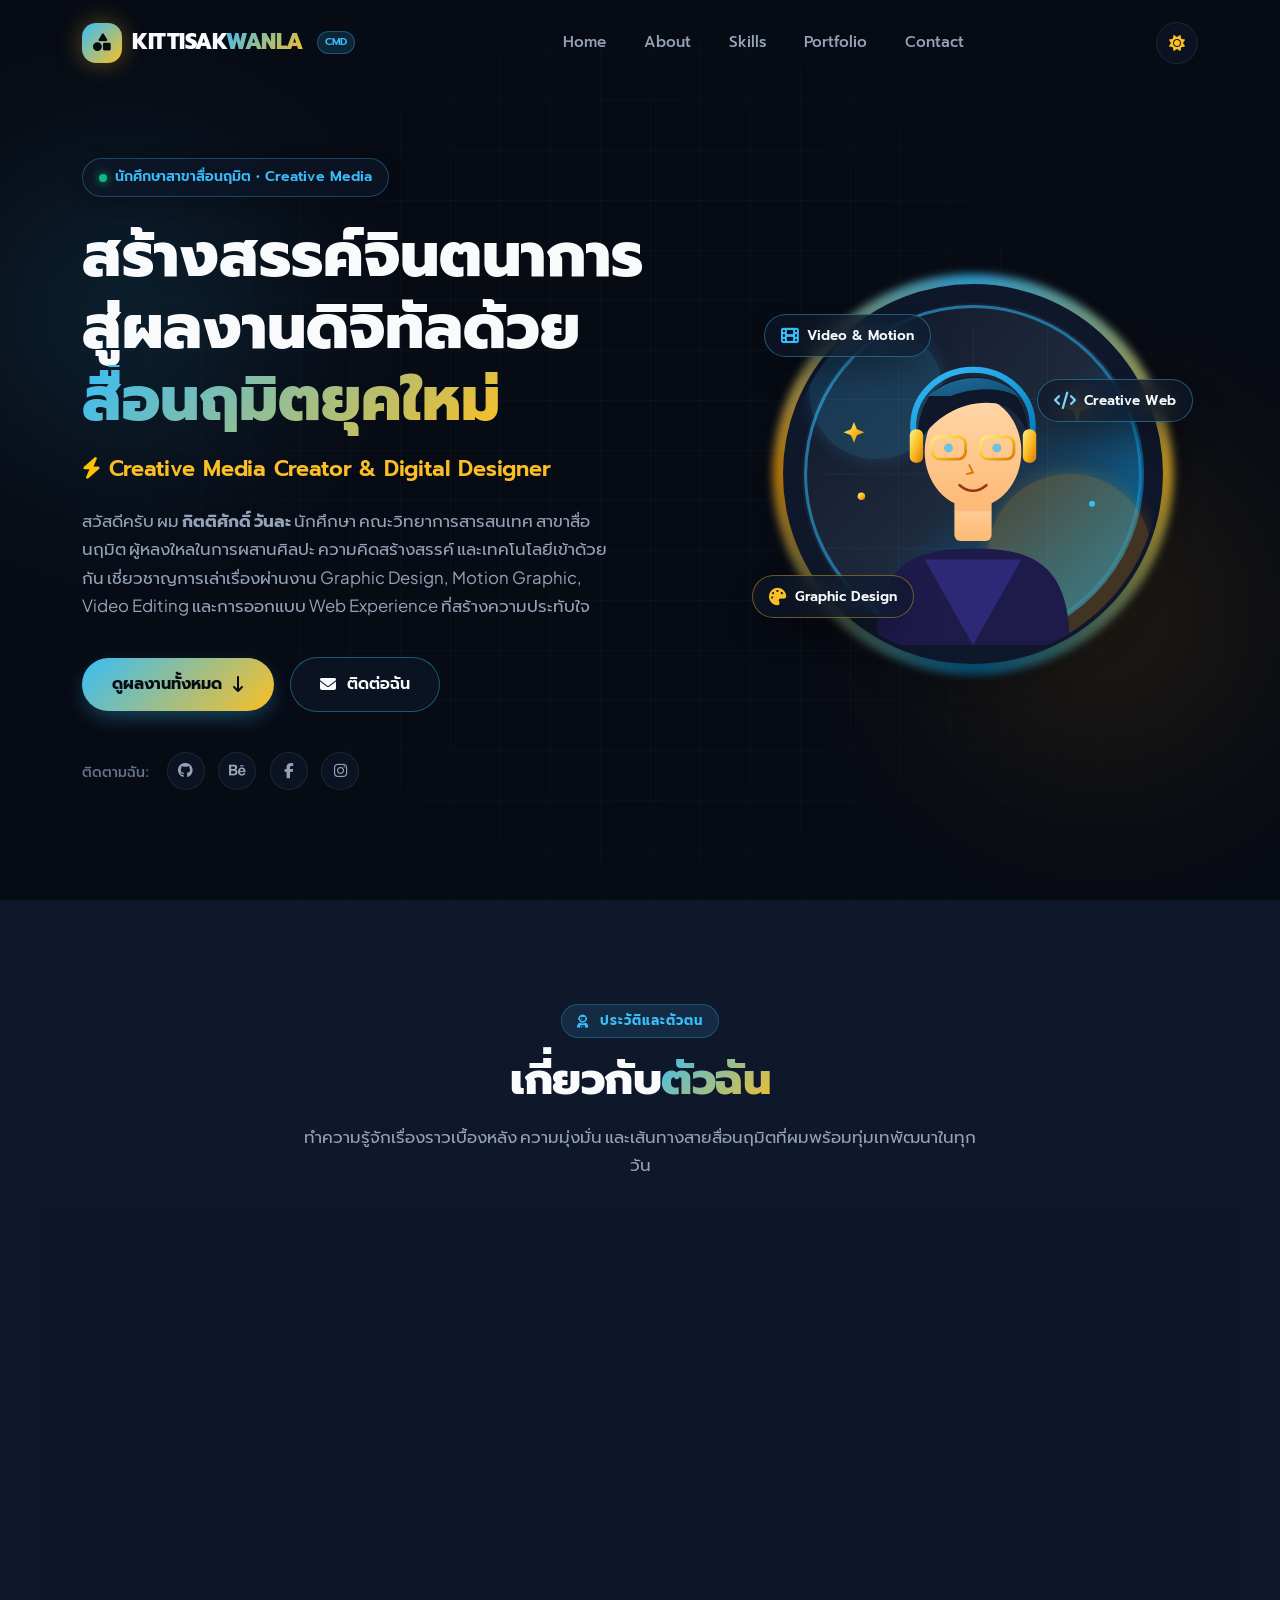
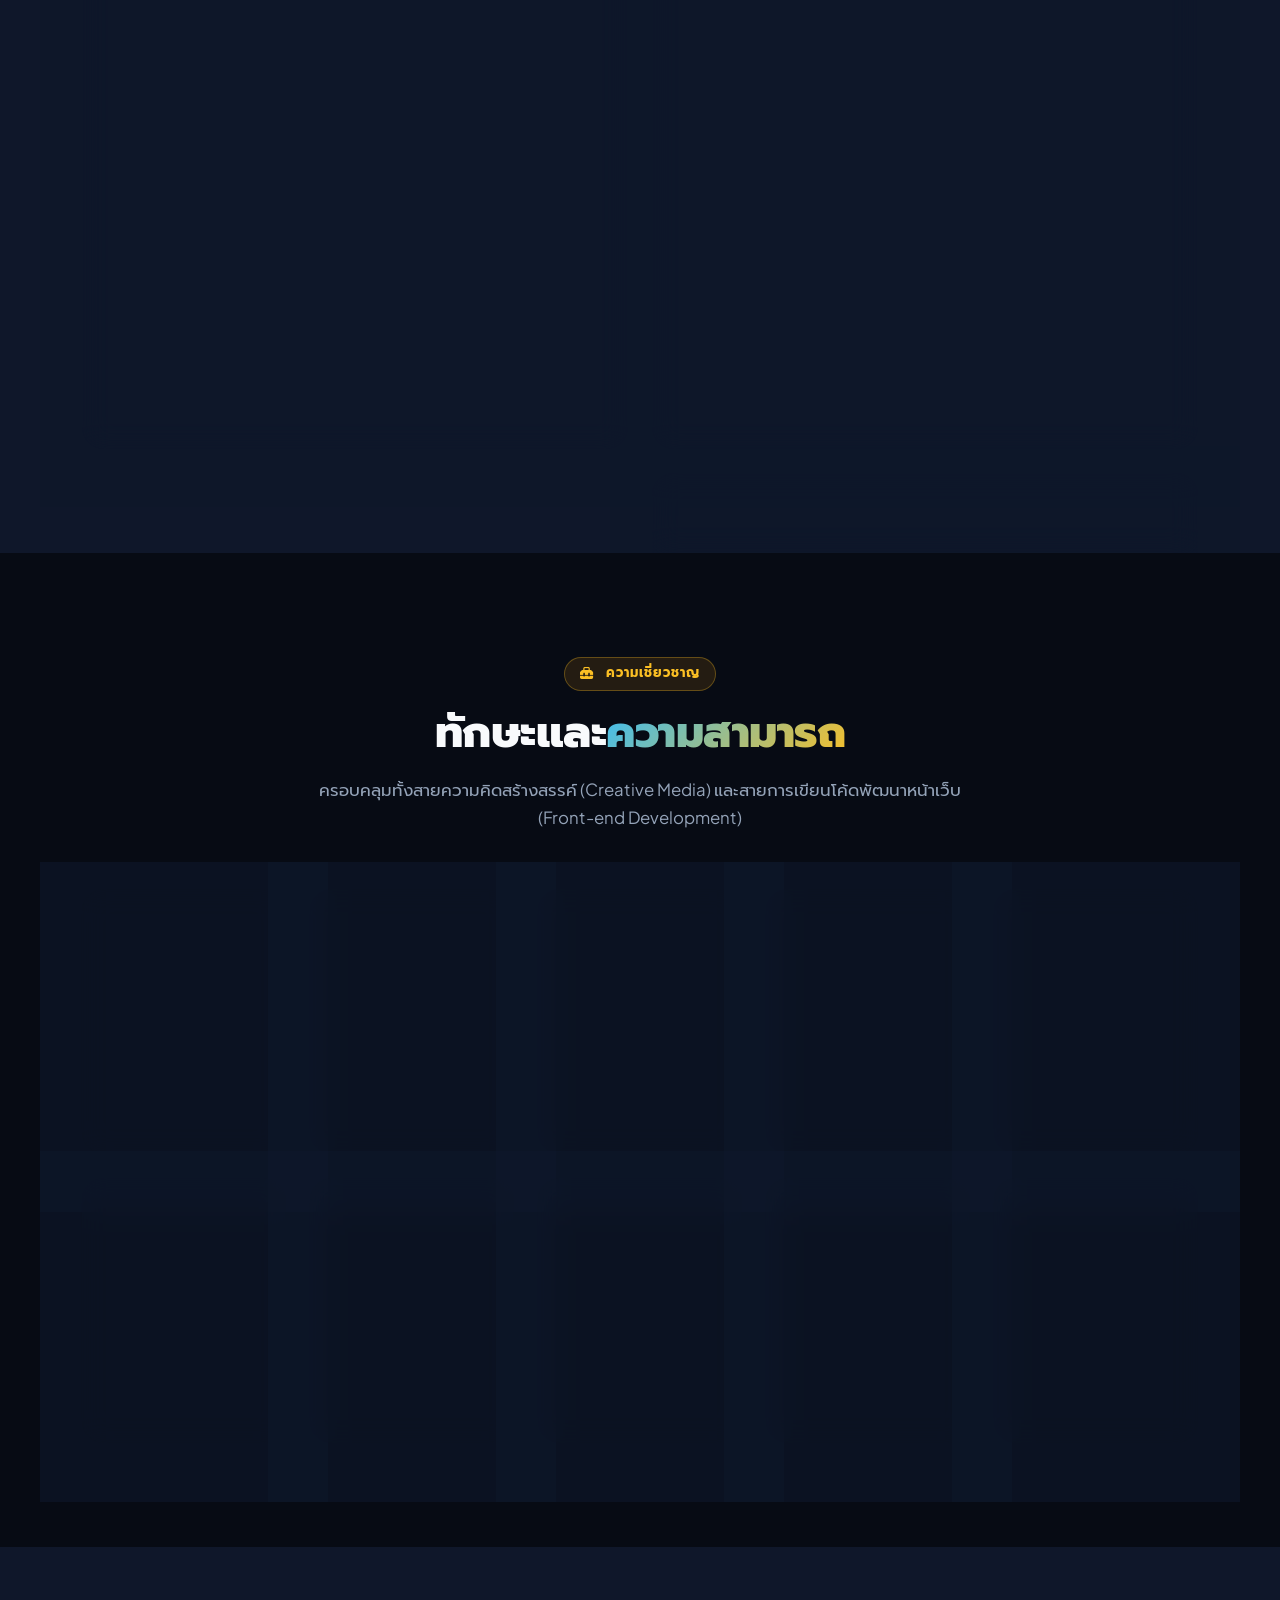
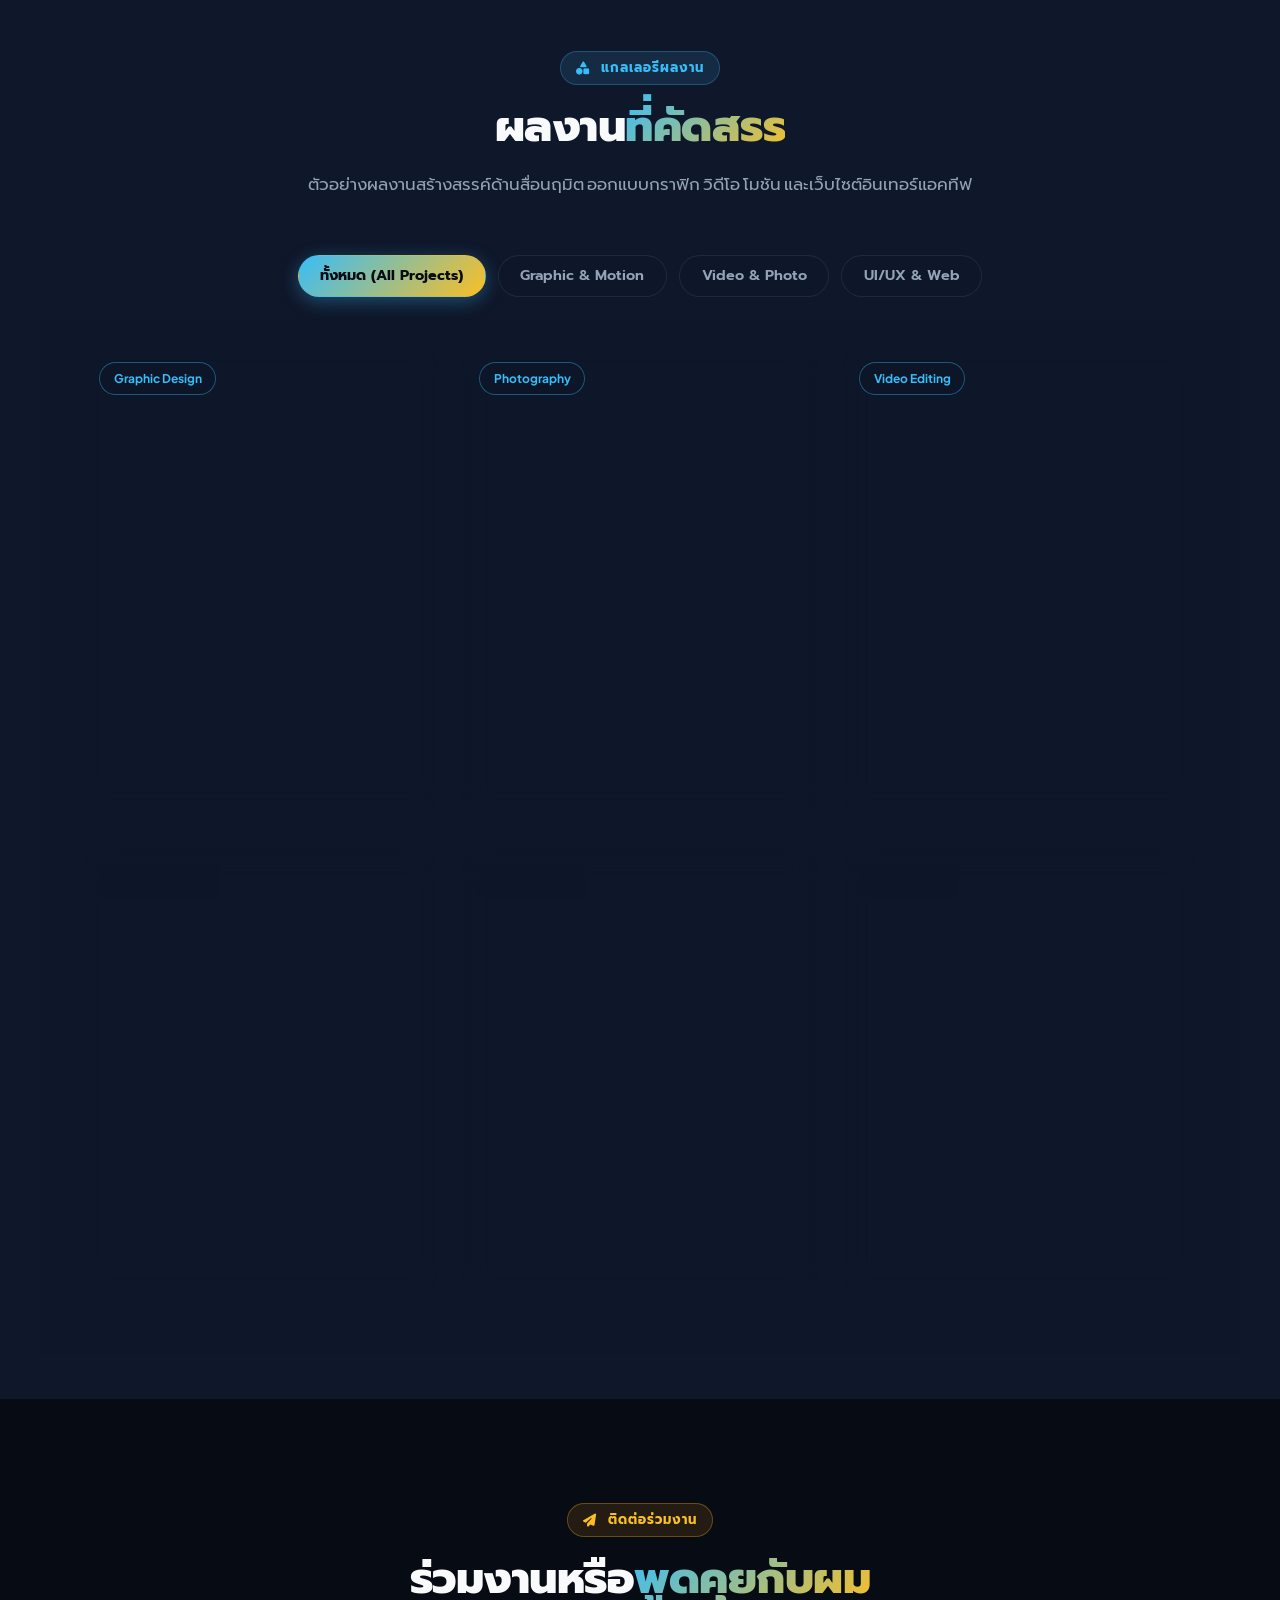
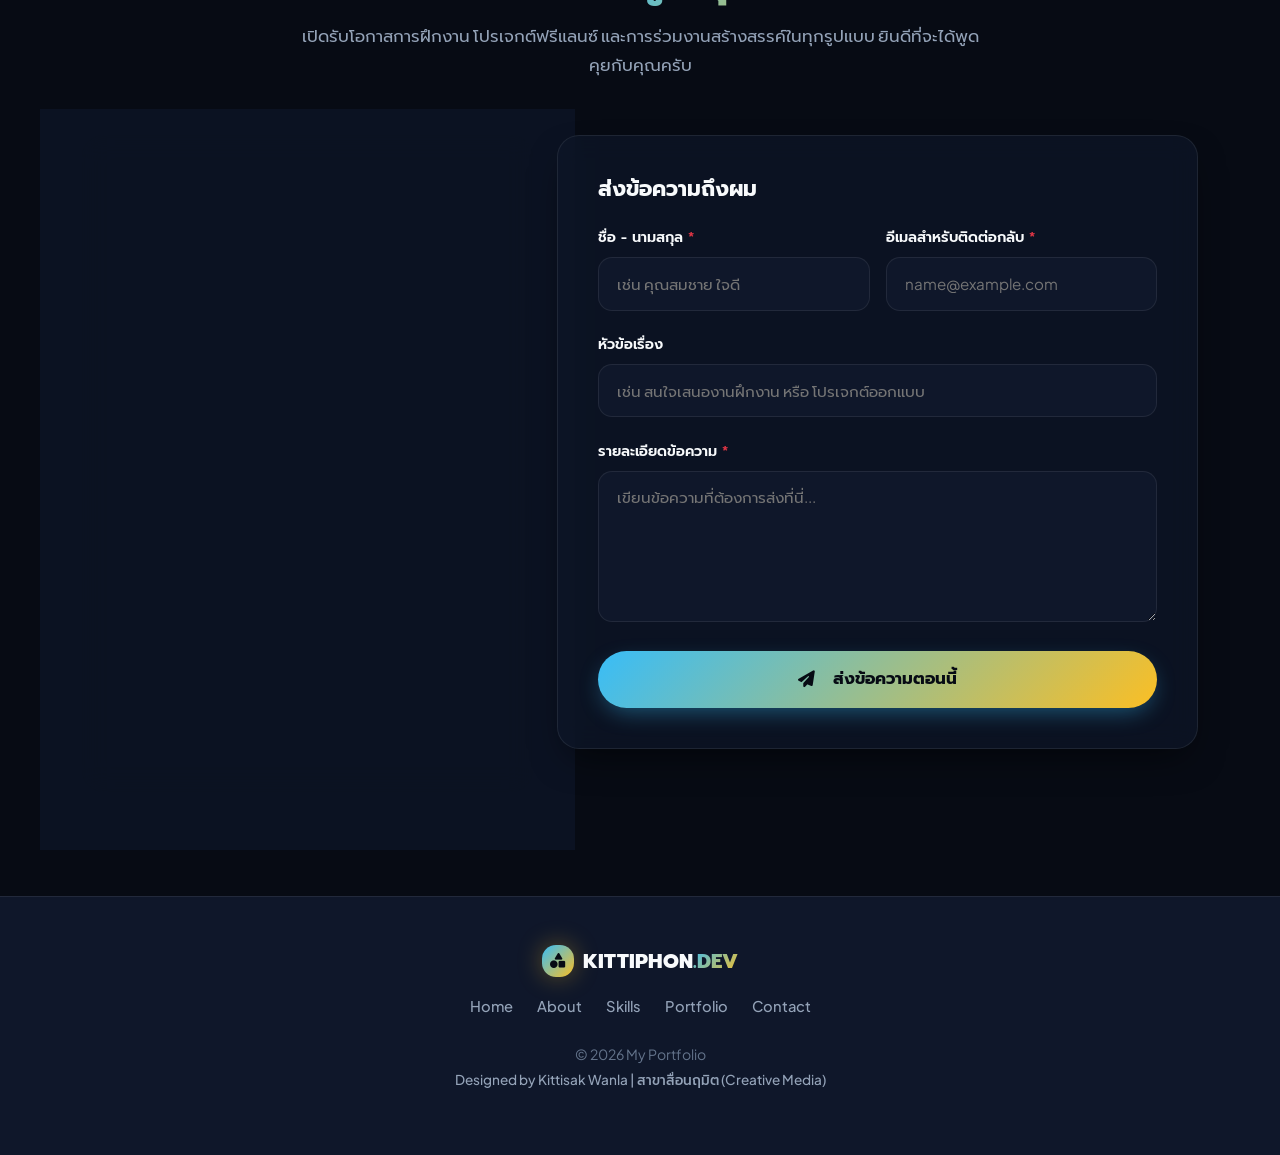
<file: index.html>
<!DOCTYPE html>
<html lang="th" data-theme="dark">
<head>
  <meta charset="UTF-8">
  <meta name="viewport" content="width=device-width, initial-scale=1.0">
  <meta http-equiv="X-UA-Compatible" content="IE=edge">
  
  <title>Kittiphon W. | Creative Media Student Portfolio</title>
  <meta name="description" content="พอร์ตโฟลิโอส่วนตัวสำหรับนักศึกษาสาขาสื่อนฤมิต (Creative Media) รวบรวมผลงาน Graphic Design, Video Editing, Motion Graphic, UI/UX และ Web Design">
  <meta name="keywords" content="Creative Media, สื่อนฤมิต, Graphic Design, Motion Graphic, UI/UX, Web Design, Portfolio">
  <meta name="author" content="Kittiphon Vongsuwan">

  <!-- Favicon -->
  <link rel="icon" type="image/svg+xml" href="assets/images/favicon.svg">

  <!-- Google Fonts: Prompt & Plus Jakarta Sans -->
  <link rel="preconnect" href="https://fonts.googleapis.com">
  <link rel="preconnect" href="https://fonts.gstatic.com" crossorigin>
  <link href="https://fonts.googleapis.com/css2?family=Plus+Jakarta+Sans:wght@300;400;500;600;700;800&family=Prompt:ital,wght@0,300;0,400;0,500;0,600;0,700;0,800;1,400&display=swap" rel="stylesheet">

  <!-- Font Awesome Icons (v6.6.0 via CDN) -->
  <link rel="stylesheet" href="https://cdnjs.cloudflare.com/ajax/libs/font-awesome/6.6.0/css/all.min.css" integrity="sha512-Kc323vGBEqzTmouAECnVceyQqyqdsSiqLQISBL29aUW4U/M7pSPA/gEUZQqv1cwx4OnYxTxve5UMg5GT6L4JJg==" crossorigin="anonymous" referrerpolicy="no-referrer" />

  <!-- Bootstrap 5 CSS (v5.3.3 via CDN) -->
  <link href="https://cdn.jsdelivr.net/npm/bootstrap@5.3.3/dist/css/bootstrap.min.css" rel="stylesheet" integrity="sha384-QWTKZyjpPEjISv5WaRU9OFeRpok6YctnYmDr5pNlyT2bRjXh0JMhjY6hW+ALEwIH" crossorigin="anonymous">

  <!-- Modular Section CSS Files -->
  <link rel="stylesheet" href="assets/css/variables.css">
  <link rel="stylesheet" href="assets/css/navbar.css">
  <link rel="stylesheet" href="assets/css/hero.css">
  <link rel="stylesheet" href="assets/css/about.css">
  <link rel="stylesheet" href="assets/css/skills.css">
  <link rel="stylesheet" href="assets/css/portfolio.css">
  <link rel="stylesheet" href="assets/css/contact.css">
  <link rel="stylesheet" href="assets/css/style.css">
</head>
<body>

  <!-- ==========================================================================
       1. PRELOADER ANIMATION
       ========================================================================== -->
  <div id="preloader" class="preloader">
    <div class="preloader-spinner"></div>
    <div class="preloader-text">CREATIVE MEDIA</div>
  </div>

  <!-- ==========================================================================
       2. NAVIGATION BAR (Sticky, Glassmorphism, Responsive)
       ========================================================================== -->
  <nav class="navbar navbar-expand-lg custom-navbar">
    <div class="container">
      <!-- Logo & Brand -->
      <a class="navbar-brand" href="#home">
        <div class="brand-icon-box">
          <i class="fa-solid fa-shapes"></i>
        </div>
        <span>KITTISAK<span class="brand-text">WANLA</span></span>
        <span class="brand-badge d-none d-sm-inline">CMD</span>
      </a>

      <!-- Actions: Theme Toggle & Mobile Hamburger -->
      <div class="d-flex align-items-center gap-2 order-lg-3">
        <!-- Dark / Light Mode Switcher -->
        <button id="themeToggleBtn" class="theme-toggle-btn" aria-label="Toggle Theme" title="สลับโหมดการแสดงผล">
          <i class="fa-solid fa-sun"></i>
        </button>

        <!-- Mobile Navbar Toggler -->
        <button class="navbar-toggler custom-toggler" type="button" data-bs-toggle="collapse" data-bs-target="#portfolioNav" aria-controls="portfolioNav" aria-expanded="false" aria-label="Toggle navigation">
          <i class="fa-solid fa-bars"></i>
        </button>
      </div>

      <!-- Navigation Links -->
      <div class="collapse navbar-collapse justify-content-center order-lg-2" id="portfolioNav">
        <ul class="navbar-nav">
          <li class="nav-item">
            <a class="nav-link active" href="#home"><i class="fa-solid fa-house-chimney me-1 d-lg-none"></i> Home</a>
          </li>
          <li class="nav-item">
            <a class="nav-link" href="#about"><i class="fa-solid fa-user me-1 d-lg-none"></i> About</a>
          </li>
          <li class="nav-item">
            <a class="nav-link" href="#skills"><i class="fa-solid fa-wand-magic-sparkles me-1 d-lg-none"></i> Skills</a>
          </li>
          <li class="nav-item">
            <a class="nav-link" href="#portfolio"><i class="fa-solid fa-layer-group me-1 d-lg-none"></i> Portfolio</a>
          </li>
          <li class="nav-item">
            <a class="nav-link" href="#contact"><i class="fa-solid fa-paper-plane me-1 d-lg-none"></i> Contact</a>
          </li>
        </ul>
      </div>
    </div>
  </nav>

  <!-- ==========================================================================
       3. HERO SECTION (Hero, Animated Gradients, Bio, CTAs)
       ========================================================================== -->
  <header id="home" class="hero-section">
    <!-- Animated Ambient Glowing Orbs -->
    <div class="hero-glow-orb hero-glow-1"></div>
    <div class="hero-glow-orb hero-glow-2"></div>
    <div class="hero-grid-bg"></div>

    <div class="container hero-content">
      <div class="row align-items-center gy-5">
        <!-- Hero Introduction Text (Left Column) -->
        <div class="col-lg-7 text-center text-lg-start reveal-left">
          <!-- Student Status Badge -->
          <div class="hero-badge">
            <span class="badge-dot"></span>
            <span>นักศึกษาสาขาสื่อนฤมิต • Creative Media </span>
          </div>

          <h1 class="hero-title">
            สร้างสรรค์จินตนาการ<br>
            สู่ผลงานดิจิทัลด้วย<br>
            <span class="text-highlight">สื่อนฤมิตยุคใหม่</span>
          </h1>

          <p class="hero-subtitle">
            <i class="fa-solid fa-bolt me-2 text-warning"></i>Creative Media Creator & Digital Designer
          </p>

          <p class="hero-desc">
            สวัสดีครับ ผม <strong>กิตติศักดิ์ วันละ</strong> นักศึกษา คณะวิทยาการสารสนเทศ สาขาสื่อนฤมิต ผู้หลงใหลในการผสานศิลปะ ความคิดสร้างสรรค์ และเทคโนโลยีเข้าด้วยกัน เชี่ยวชาญการเล่าเรื่องผ่านงาน Graphic Design, Motion Graphic, Video Editing และการออกแบบ Web Experience ที่สร้างความประทับใจ
          </p>

          <!-- Call to Action Buttons -->
          <div class="hero-actions justify-content-center justify-content-lg-start">
            <a href="#portfolio" class="btn-primary-gradient">
              <span>ดูผลงานทั้งหมด</span>
              <i class="fa-solid fa-arrow-down-long"></i>
            </a>
            <a href="#contact" class="btn-glass">
              <i class="fa-solid fa-envelope"></i>
              <span>ติดต่อฉัน</span>
            </a>
          </div>

          <!-- Social Quick Links -->
          <div class="hero-socials justify-content-center justify-content-lg-start">
            <span class="social-label">ติดตามฉัน:</span>
            <a href="https://github.com" target="_blank" rel="noopener noreferrer" class="hero-social-link" title="GitHub">
              <i class="fa-brands fa-github"></i>
            </a>
            <a href="https://behance.net" target="_blank" rel="noopener noreferrer" class="hero-social-link" title="Behance">
              <i class="fa-brands fa-behance"></i>
            </a>
            <a href="https://facebook.com" target="_blank" rel="noopener noreferrer" class="hero-social-link" title="Facebook">
              <i class="fa-brands fa-facebook-f"></i>
            </a>
            <a href="https://instagram.com" target="_blank" rel="noopener noreferrer" class="hero-social-link" title="Instagram">
              <i class="fa-brands fa-instagram"></i>
            </a>
          </div>
        </div>

        <!-- Hero Avatar Visual with Floating Badges (Right Column) -->
        <div class="col-lg-5 text-center reveal-right">
          <div class="hero-visual-wrapper">
            <div class="avatar-container">
              <!-- Animated Glowing Ring -->
              <div class="avatar-ring"></div>
              
              <!-- Avatar Image -->
              <div class="avatar-inner">
                <img src="assets/images/profile-avatar.svg" alt="รูปโปรไฟล์นักศึกษาสาขาสื่อนฤมิต" loading="eager">
              </div>

              <!-- Floating Interactive Badges -->
              <div class="floating-badge floating-badge-1">
                <i class="fa-solid fa-film"></i>
                <span>Video & Motion</span>
              </div>
              <div class="floating-badge floating-badge-2">
                <i class="fa-solid fa-palette"></i>
                <span>Graphic Design</span>
              </div>
              <div class="floating-badge floating-badge-3">
                <i class="fa-solid fa-code"></i>
                <span>Creative Web</span>
              </div>
            </div>
          </div>
        </div>
      </div>
    </div>
  </header>

  <!-- ==========================================================================
       4. ABOUT ME SECTION (Bio, Education, Interests, Career Goals)
       ========================================================================== -->
  <section id="about" class="about-section">
    <div class="container">
      <!-- Section Header -->
      <div class="section-header reveal">
        <span class="section-badge"><i class="fa-solid fa-user-astronaut me-1"></i> ประวัติและตัวตน</span>
        <h2 class="section-title">เกี่ยวกับ<span class="text-gradient">ตัวฉัน</span></h2>
        <p class="section-subtitle">
          ทำความรู้จักเรื่องราวเบื้องหลัง ความมุ่งมั่น และเส้นทางสายสื่อนฤมิตที่ผมพร้อมทุ่มเทพัฒนาในทุกวัน
        </p>
      </div>

      <div class="row g-4">
        <!-- Left: Bio & Career Goals -->
        <div class="col-lg-6 reveal-left">
          <div class="about-card">
            <div class="about-card-header">
              <div class="about-card-icon icon-blue">
                <i class="fa-solid fa-address-card"></i>
              </div>
              <h3 class="about-card-title">ประวัติย่อ (Short Bio)</h3>
            </div>
            <p class="text-muted" style="line-height: 1.8;">
              ผมเริ่มต้นก้าวแรกในโลกการออกแบบจากความชอบในงานศิลปะและภาพยนตร์ ก่อนจะต่อยอดความสนใจเข้าสู่ <strong>สาขาวิชาสื่อนฤมิต (Creative Media)</strong> เพื่อเรียนรู้การผสานเทคโนโลยีมัลติมีเดีย ดิจิทัลคอนเทนต์ และการเขียนโปรแกรมเข้าด้วยกัน
            </p>
            <p class="text-muted" style="line-height: 1.8;">
              ผมมีความสุขทุกครั้งที่ได้เริ่มต้นโปรเจกต์ใหม่ ไม่ว่าจะเป็นการวางคอนเซปต์ภาพลักษณ์แบรนด์ การบันทึกภาพและลำดับเรื่องราวในวิดีโอ การปั้นแอนิเมชัน 3D ไปจนถึงการลงมือเขียนโค้ดหน้าเว็บให้ตอบสนองผู้ใช้อย่างลื่นไหล
            </p>

            <!-- Career Goals Quote Box -->
            <div class="goal-quote-card">
              <i class="fa-solid fa-quote-right goal-quote-icon"></i>
              <div class="d-flex align-items-center gap-2 mb-2">
                <i class="fa-solid fa-bullseye text-warning"></i>
                <strong style="color: var(--yellow-400); font-family: var(--font-heading);">เป้าหมายในการทำงาน (Career Goals)</strong>
              </div>
              <p class="goal-quote-text">
                "มุ่งมั่นพัฒนาตนเองสู่การเป็น Creative Technologist & Digital Media Designer ระดับมืออาชีพ สร้างสรรค์นวัตกรรมสื่อที่เชื่อมโยงอารมณ์ความรู้สึกของผู้คน และสร้างคุณค่าที่แท้จริงให้แก่องค์กรและสังคม"
              </p>
              <p class="goal-author">— เป้าหมายระยะยาวสู่สายงานสื่อนฤมิตมืออาชีพ</p>
            </div>

            <!-- Quick Counter Stats -->
            <div class="about-stats">
              <div class="stat-item">
                <div class="stat-number">3+</div>
                <p class="stat-label">ปีในการศึกษาด้านสื่อ</p>
              </div>
              <div class="stat-item">
                <div class="stat-number">20+</div>
                <p class="stat-label">โปรเจกต์ที่สร้างสรรค์</p>
              </div>
              <div class="stat-item">
                <div class="stat-number">100%</div>
                <p class="stat-label">ความตั้งใจในทุกชิ้นงาน</p>
              </div>
            </div>
          </div>
        </div>

        <!-- Right: Education Timeline & Interests -->
        <div class="col-lg-6 reveal-right">
          <!-- Education Card -->
          <div class="about-card mb-4">
            <div class="about-card-header">
              <div class="about-card-icon icon-yellow">
                <i class="fa-solid fa-graduation-cap"></i>
              </div>
              <h3 class="about-card-title">ประวัติการศึกษา (Education)</h3>
            </div>

            <div class="timeline-list">
              <!-- Item 1: University -->
              <div class="timeline-item">
                <span class="timeline-dot"></span>
                <div class="timeline-year">2023 - ปัจจุบัน</div>
                <h4 class="timeline-title">ปริญญาตรี สาขาสื่อนฤมิต (Creative Media Technology)</h4>
                <p class="timeline-desc">
                  ศึกษาการผลิตสื่อสร้างสรรค์, การออกแบบอัตลักษณ์ดิจิทัล, การตัดต่อและเทคนิคพิเศษ, โมชันกราฟิก 3 มิติ และการพัฒนาสื่ออินเทอร์แอคทีฟบนเว็บ
                </p>
              </div>

              <!-- Item 2: High School -->
              <div class="timeline-item">
                <span class="timeline-dot"></span>
                <div class="timeline-year">2020 - 2023</div>
                <h4 class="timeline-title">มัธยมศึกษาตอนปลาย โรงเรียนหนองบัวพิทยาคาร แผนการเรียนวิทย์-คณิต </h4>
                <p class="timeline-desc">
                  ปูพื้นฐานด้านการคิดวิเคราะห์ ทัศนศิลป์ และเริ่มศึกษาโปรแกรมตกแต่งภาพขั้นพื้นฐาน พร้อมเป็นประธานชุมนุมโสตทัศนูปกรณ์ของโรงเรียน
                </p>
              </div>
            </div>
          </div>

          <!-- Interests Card -->
          <div class="about-card">
            <div class="about-card-header">
              <div class="about-card-icon icon-blue">
                <i class="fa-solid fa-heart"></i>
              </div>
              <h3 class="about-card-title">ความสนใจ (Interests & Passions)</h3>
            </div>
            <p class="text-muted mb-3" style="font-size: 0.95rem;">
              ขอบเขตความสนใจที่ผมติดตามเทรนด์และฝึกฝนทดลองอย่างต่อเนื่อง:
            </p>
            <div class="interests-grid">
              <span class="interest-tag"><i class="fa-solid fa-clapperboard"></i> Digital Storytelling</span>
              <span class="interest-tag"><i class="fa-solid fa-cube"></i> 3D & Kinetic Motion</span>
              <span class="interest-tag"><i class="fa-solid fa-wand-magic-sparkles"></i> Generative AI in Design</span>
              <span class="interest-tag"><i class="fa-solid fa-laptop-code"></i> Creative Web & UI/UX</span>
              <span class="interest-tag"><i class="fa-solid fa-camera"></i> Street & Cinema Photography</span>
              <span class="interest-tag"><i class="fa-solid fa-music"></i> Sound Design & Foley</span>
              <span class="interest-tag"><i class="fa-solid fa-vr-cardboard"></i> Virtual & Immersive Media</span>
            </div>
          </div>
        </div>
      </div>
    </div>
  </section>

  <!-- ==========================================================================
       5. SKILLS SECTION (10 Skill Cards, Icons, Dual Colors, Progress)
       ========================================================================== -->
  <section id="skills" class="skills-section">
    <div class="container">
      <!-- Section Header -->
      <div class="section-header reveal">
        <span class="section-badge badge-yellow"><i class="fa-solid fa-toolbox me-1"></i> ความเชี่ยวชาญ</span>
        <h2 class="section-title">ทักษะและ<span class="text-gradient">ความสามารถ</span></h2>
        <p class="section-subtitle">
          ครอบคลุมทั้งสายความคิดสร้างสรรค์ (Creative Media) และสายการเขียนโค้ดพัฒนาหน้าเว็บ (Front-end Development)
        </p>
      </div>

      <!-- 10 Skills Grid -->
      <div class="skills-grid">
        <!-- 1. Graphic Design -->
        <div class="skill-card theme-blue reveal">
          <div class="skill-icon-wrap">
            <i class="fa-solid fa-pen-nib"></i>
          </div>
          <h3 class="skill-name">Graphic Design</h3>
          <p class="skill-tools">Photoshop, Illustrator, InDesign</p>
          <div class="skill-progress-bar">
            <div class="skill-progress-fill" style="width: 90%;"></div>
          </div>
          <span class="skill-level-text">ระดับเชี่ยวชาญ (90%)</span>
        </div>

        <!-- 2. Photography -->
        <div class="skill-card theme-yellow reveal">
          <div class="skill-icon-wrap">
            <i class="fa-solid fa-camera-retro"></i>
          </div>
          <h3 class="skill-name">Photography</h3>
          <p class="skill-tools">Lightroom, Studio Lighting, Composition</p>
          <div class="skill-progress-bar">
            <div class="skill-progress-fill" style="width: 85%;"></div>
          </div>
          <span class="skill-level-text">ระดับสูง (85%)</span>
        </div>

        <!-- 3. Video Editing -->
        <div class="skill-card theme-blue reveal">
          <div class="skill-icon-wrap">
            <i class="fa-solid fa-video"></i>
          </div>
          <h3 class="skill-name">Video Editing</h3>
          <p class="skill-tools">Premiere Pro, DaVinci Resolve, LUTs</p>
          <div class="skill-progress-bar">
            <div class="skill-progress-fill" style="width: 92%;"></div>
          </div>
          <span class="skill-level-text">ระดับเชี่ยวชาญ (92%)</span>
        </div>

        <!-- 4. Motion Graphic -->
        <div class="skill-card theme-yellow reveal">
          <div class="skill-icon-wrap">
            <i class="fa-solid fa-film"></i>
          </div>
          <h3 class="skill-name">Motion Graphic</h3>
          <p class="skill-tools">After Effects, Blender, Kinetic Text</p>
          <div class="skill-progress-bar">
            <div class="skill-progress-fill" style="width: 88%;"></div>
          </div>
          <span class="skill-level-text">ระดับสูง (88%)</span>
        </div>

        <!-- 5. UI/UX Design -->
        <div class="skill-card theme-blue reveal">
          <div class="skill-icon-wrap">
            <i class="fa-solid fa-compass-drafting"></i>
          </div>
          <h3 class="skill-name">UI/UX Design</h3>
          <p class="skill-tools">Figma, Wireframing, User Journey</p>
          <div class="skill-progress-bar">
            <div class="skill-progress-fill" style="width: 90%;"></div>
          </div>
          <span class="skill-level-text">ระดับเชี่ยวชาญ (90%)</span>
        </div>

        <!-- 6. Web Design -->
        <div class="skill-card theme-yellow reveal">
          <div class="skill-icon-wrap">
            <i class="fa-solid fa-desktop"></i>
          </div>
          <h3 class="skill-name">Web Design</h3>
          <p class="skill-tools">Responsive Design, Grid, Glassmorphism</p>
          <div class="skill-progress-bar">
            <div class="skill-progress-fill" style="width: 87%;"></div>
          </div>
          <span class="skill-level-text">ระดับสูง (87%)</span>
        </div>

        <!-- 7. HTML5 -->
        <div class="skill-card theme-blue reveal">
          <div class="skill-icon-wrap">
            <i class="fa-brands fa-html5"></i>
          </div>
          <h3 class="skill-name">HTML5</h3>
          <p class="skill-tools">Semantic Markup, Accessibility, SEO</p>
          <div class="skill-progress-bar">
            <div class="skill-progress-fill" style="width: 95%;"></div>
          </div>
          <span class="skill-level-text">ระดับเชี่ยวชาญ (95%)</span>
        </div>

        <!-- 8. CSS3 -->
        <div class="skill-card theme-yellow reveal">
          <div class="skill-icon-wrap">
            <i class="fa-brands fa-css3-alt"></i>
          </div>
          <h3 class="skill-name">CSS3</h3>
          <p class="skill-tools">Flexbox, CSS Grid, Animation, Bootstrap</p>
          <div class="skill-progress-bar">
            <div class="skill-progress-fill" style="width: 90%;"></div>
          </div>
          <span class="skill-level-text">ระดับเชี่ยวชาญ (90%)</span>
        </div>

        <!-- 9. JavaScript -->
        <div class="skill-card theme-blue reveal">
          <div class="skill-icon-wrap">
            <i class="fa-brands fa-js"></i>
          </div>
          <h3 class="skill-name">JavaScript</h3>
          <p class="skill-tools">ES6+, DOM Manipulation, APIs, Interactions</p>
          <div class="skill-progress-bar">
            <div class="skill-progress-fill" style="width: 82%;"></div>
          </div>
          <span class="skill-level-text">ระดับปานกลาง-สูง (82%)</span>
        </div>

        <!-- 10. AI Tools -->
        <div class="skill-card theme-yellow reveal">
          <div class="skill-icon-wrap">
            <i class="fa-solid fa-robot"></i>
          </div>
          <h3 class="skill-name">AI Tools</h3>
          <p class="skill-tools">Midjourney, ChatGPT, Generative Fill</p>
          <div class="skill-progress-bar">
            <div class="skill-progress-fill" style="width: 92%;"></div>
          </div>
          <span class="skill-level-text">ระดับเชี่ยวชาญ (92%)</span>
        </div>
      </div>
    </div>
  </section>

  <!-- ==========================================================================
       6. PORTFOLIO SECTION (6 Projects, Filter Tabs, Responsive Grid, Modal)
       ========================================================================== -->
  <section id="portfolio" class="portfolio-section">
    <div class="container">
      <!-- Section Header -->
      <div class="section-header reveal">
        <span class="section-badge"><i class="fa-solid fa-shapes me-1"></i> แกลเลอรีผลงาน</span>
        <h2 class="section-title">ผลงาน<span class="text-gradient">ที่คัดสรร</span></h2>
        <p class="section-subtitle">
          ตัวอย่างผลงานสร้างสรรค์ด้านสื่อนฤมิต ออกแบบกราฟิก วิดีโอ โมชัน และเว็บไซต์อินเทอร์แอคทีฟ
        </p>
      </div>

      <!-- Filter Buttons -->
      <div class="portfolio-filters reveal">
        <button class="filter-btn active" data-filter="all">ทั้งหมด (All Projects)</button>
        <button class="filter-btn" data-filter="graphic">Graphic & Motion</button>
        <button class="filter-btn" data-filter="video">Video & Photo</button>
        <button class="filter-btn" data-filter="web">UI/UX & Web</button>
      </div>

      <!-- 6 Portfolio Cards Grid -->
      <div class="row portfolio-grid">
        <!-- Project 1: Graphic Design -->
        <div class="col-lg-4 col-md-6 project-col reveal" data-category="graphic">
          <div class="project-card">
            <div class="project-thumb">
              <span class="project-category-badge">Graphic Design</span>
              <img src="assets/images/project-1.svg" alt="NOVA Brand Identity Showcase" loading="lazy">
              <div class="project-overlay">
                <button class="overlay-btn" data-bs-toggle="modal" data-bs-target="#projectModal" data-project-id="1" title="ดูรายละเอียดผลงาน" aria-label="View Project 1">
                  <i class="fa-solid fa-eye"></i>
                </button>
              </div>
            </div>
            <div class="project-body">
              <h3 class="project-title">NOVA Brand Identity</h3>
              <p class="project-desc">
                โครงการออกแบบภาพลักษณ์และอัตลักษณ์แบรนด์สตรีมเมอร์ พร้อมระบบสีนีออนฟ้า-เหลือง บรรจุภัณฑ์ และคู่มือ Brand Guidelines ครบวงจร
              </p>
              <div class="project-footer">
                <button class="btn-view-project" data-bs-toggle="modal" data-bs-target="#projectModal" data-project-id="1">
                  <span>ดูรายละเอียด</span>
                  <i class="fa-solid fa-arrow-right"></i>
                </button>
                <span class="project-tag-pill">Branding</span>
              </div>
            </div>
          </div>
        </div>

        <!-- Project 2: Photography -->
        <div class="col-lg-4 col-md-6 project-col reveal" data-category="video photo">
          <div class="project-card">
            <div class="project-thumb">
              <span class="project-category-badge">Photography</span>
              <img src="assets/images/project-2.svg" alt="Cinematic Urban Life Photography" loading="lazy">
              <div class="project-overlay">
                <button class="overlay-btn" data-bs-toggle="modal" data-bs-target="#projectModal" data-project-id="2" title="ดูรายละเอียดผลงาน" aria-label="View Project 2">
                  <i class="fa-solid fa-eye"></i>
                </button>
              </div>
            </div>
            <div class="project-body">
              <h3 class="project-title">Urban Life & Cinematic Port</h3>
              <p class="project-desc">
                ชุดภาพถ่ายพอร์ตเทรตคนเมืองและทัศนียภาพยามค่ำคืนในโทน Cyberpunk เน้นการควบคุมแสงไฟนีออนและระยะชัดลึกชัดตื้น
              </p>
              <div class="project-footer">
                <button class="btn-view-project" data-bs-toggle="modal" data-bs-target="#projectModal" data-project-id="2">
                  <span>ดูรายละเอียด</span>
                  <i class="fa-solid fa-arrow-right"></i>
                </button>
                <span class="project-tag-pill">Portraits</span>
              </div>
            </div>
          </div>
        </div>

        <!-- Project 3: Video Editing -->
        <div class="col-lg-4 col-md-6 project-col reveal" data-category="video">
          <div class="project-card">
            <div class="project-thumb">
              <span class="project-category-badge">Video Editing</span>
              <img src="assets/images/project-3.svg" alt="Short Film ECHOES Video Editing" loading="lazy">
              <div class="project-overlay">
                <button class="overlay-btn" data-bs-toggle="modal" data-bs-target="#projectModal" data-project-id="3" title="ดูรายละเอียดผลงาน" aria-label="View Project 3">
                  <i class="fa-solid fa-eye"></i>
                </button>
              </div>
            </div>
            <div class="project-body">
              <h3 class="project-title">Short Film "ECHOES"</h3>
              <p class="project-desc">
                งานตัดต่อหนังสั้น ลำดับภาพ Sound Design มิกซ์เสียง และเกรดสีย้อมอารมณ์ภาพแบบ Cinematic Film Look ด้วย DaVinci Resolve
              </p>
              <div class="project-footer">
                <button class="btn-view-project" data-bs-toggle="modal" data-bs-target="#projectModal" data-project-id="3">
                  <span>ดูรายละเอียด</span>
                  <i class="fa-solid fa-arrow-right"></i>
                </button>
                <span class="project-tag-pill">Color Grading</span>
              </div>
            </div>
          </div>
        </div>

        <!-- Project 4: Motion Graphic -->
        <div class="col-lg-4 col-md-6 project-col reveal" data-category="graphic">
          <div class="project-card">
            <div class="project-thumb">
              <span class="project-category-badge">Motion Graphic</span>
              <img src="assets/images/project-4.svg" alt="3D Kinetic Motion Graphics" loading="lazy">
              <div class="project-overlay">
                <button class="overlay-btn" data-bs-toggle="modal" data-bs-target="#projectModal" data-project-id="4" title="ดูรายละเอียดผลงาน" aria-label="View Project 4">
                  <i class="fa-solid fa-eye"></i>
                </button>
              </div>
            </div>
            <div class="project-body">
              <h3 class="project-title">3D Kinetic Typography</h3>
              <p class="project-desc">
                งานสร้างสรรค์โมชันกราฟิกและข้อความ 3D ไคเนติกสำหรับอินโทรงานอีเวนต์ ผสานเรนเดอร์ Blender และคอมโพสิทใน After Effects
              </p>
              <div class="project-footer">
                <button class="btn-view-project" data-bs-toggle="modal" data-bs-target="#projectModal" data-project-id="4">
                  <span>ดูรายละเอียด</span>
                  <i class="fa-solid fa-arrow-right"></i>
                </button>
                <span class="project-tag-pill">3D Dynamics</span>
              </div>
            </div>
          </div>
        </div>

        <!-- Project 5: UI/UX Design -->
        <div class="col-lg-4 col-md-6 project-col reveal" data-category="web">
          <div class="project-card">
            <div class="project-thumb">
              <span class="project-category-badge">UI/UX Design</span>
              <img src="assets/images/project-5.svg" alt="EcoSmart Mobile App UI/UX Design" loading="lazy">
              <div class="project-overlay">
                <button class="overlay-btn" data-bs-toggle="modal" data-bs-target="#projectModal" data-project-id="5" title="ดูรายละเอียดผลงาน" aria-label="View Project 5">
                  <i class="fa-solid fa-eye"></i>
                </button>
              </div>
            </div>
            <div class="project-body">
              <h3 class="project-title">EcoSmart Mobile App</h3>
              <p class="project-desc">
                งานวิจัย UX และออกแบบหน้าจอ UI สำหรับระบบจัดการสมาร์ตโฮมประหยัดพลังงาน ดีไซน์สไตล์มินิมอลดาร์กโหมดพร้อมระบบ Design System
              </p>
              <div class="project-footer">
                <button class="btn-view-project" data-bs-toggle="modal" data-bs-target="#projectModal" data-project-id="5">
                  <span>ดูรายละเอียด</span>
                  <i class="fa-solid fa-arrow-right"></i>
                </button>
                <span class="project-tag-pill">Figma UX</span>
              </div>
            </div>
          </div>
        </div>

        <!-- Project 6: Web Design -->
        <div class="col-lg-4 col-md-6 project-col reveal" data-category="web">
          <div class="project-card">
            <div class="project-thumb">
              <span class="project-category-badge">Web Design</span>
              <img src="assets/images/project-6.svg" alt="Interactive 3D Web Design" loading="lazy">
              <div class="project-overlay">
                <button class="overlay-btn" data-bs-toggle="modal" data-bs-target="#projectModal" data-project-id="6" title="ดูรายละเอียดผลงาน" aria-label="View Project 6">
                  <i class="fa-solid fa-eye"></i>
                </button>
              </div>
            </div>
            <div class="project-body">
              <h3 class="project-title">Next-Gen 3D Web Canvas</h3>
              <p class="project-desc">
                เว็บไซต์นิทรรศการ 3 มิติเชิงโต้ตอบ พัฒนาด้วย Three.js และ GSAP เลื่อนหน้าเว็บได้ลื่นไหล รองรับทุกขนาดอุปกรณ์อย่างไร้รอยต่อ
              </p>
              <div class="project-footer">
                <button class="btn-view-project" data-bs-toggle="modal" data-bs-target="#projectModal" data-project-id="6">
                  <span>ดูรายละเอียด</span>
                  <i class="fa-solid fa-arrow-right"></i>
                </button>
                <span class="project-tag-pill">Front-end</span>
              </div>
            </div>
          </div>
        </div>
      </div>
    </div>
  </section>

  <!-- ==========================================================================
       PROJECT DETAIL MODAL (Bootstrap 5 Modal Popup)
       ========================================================================== -->
  <div class="modal fade" id="projectModal" tabindex="-1" aria-labelledby="modalProjectTitle" aria-hidden="true">
    <div class="modal-dialog modal-dialog-centered modal-lg">
      <div class="modal-content custom-modal">
        <div class="modal-header custom-modal-header">
          <div class="d-flex align-items-center gap-2">
            <span id="modalProjectCategory" class="badge bg-primary px-3 py-2 rounded-pill">Category</span>
            <h4 class="modal-title custom-modal-title mb-0" id="modalProjectTitle">Project Title</h4>
          </div>
          <button type="button" class="btn-close-custom" data-bs-dismiss="modal" aria-label="Close">
            <i class="fa-solid fa-xmark"></i>
          </button>
        </div>
        <div class="modal-body custom-modal-body">
          <div class="modal-img-wrap">
            <img id="modalProjectImage" src="assets/images/project-1.svg" class="w-100" alt="Project Preview">
          </div>

          <!-- Project Meta -->
          <div class="modal-meta-grid">
            <div>
              <div class="meta-label">ผู้ว่าจ้าง / โครงการ</div>
              <div id="modalProjectClient" class="meta-value">Creative Project</div>
            </div>
            <div>
              <div class="meta-label">ปีที่สร้างสรรค์</div>
              <div id="modalProjectYear" class="meta-value">2026</div>
            </div>
            <div>
              <div class="meta-label">เครื่องมือที่ใช้</div>
              <div id="modalProjectTools" class="meta-value">Photoshop, Figma</div>
            </div>
          </div>

          <h5 class="text-main fw-bold mb-2">รายละเอียดโครงการ</h5>
          <p id="modalProjectDesc" class="text-muted" style="line-height: 1.7;">
            รายละเอียดผลงาน...
          </p>
        </div>
        <div class="modal-footer border-0 pt-0">
          <button type="button" class="btn btn-secondary rounded-pill px-4" data-bs-dismiss="modal">ปิดหน้าต่าง</button>
          <a href="#contact" class="btn-primary-gradient text-decoration-none py-2 px-4" data-bs-dismiss="modal">
            <span>สนใจร่วมงาน</span>
            <i class="fa-solid fa-arrow-right ms-1"></i>
          </a>
        </div>
      </div>
    </div>
  </div>

  <!-- ==========================================================================
       7. CONTACT SECTION (Channels: Email, Facebook, IG, GitHub, Behance & Form)
       ========================================================================== -->
  <section id="contact" class="contact-section">
    <div class="container">
      <!-- Section Header -->
      <div class="section-header reveal">
        <span class="section-badge badge-yellow"><i class="fa-solid fa-paper-plane me-1"></i> ติดต่อร่วมงาน</span>
        <h2 class="section-title">ร่วมงานหรือ<span class="text-gradient">พูดคุยกับผม</span></h2>
        <p class="section-subtitle">
          เปิดรับโอกาสการฝึกงาน โปรเจกต์ฟรีแลนซ์ และการร่วมงานสร้างสรรค์ในทุกรูปแบบ ยินดีที่จะได้พูดคุยกับคุณครับ
        </p>
      </div>

      <div class="row g-4 align-items-stretch">
        <!-- Contact Channels Info (Left Column) -->
        <div class="col-lg-5 reveal-left">
          <div class="contact-info-card">
            <h3 class="contact-subtitle">ช่องทางการติดต่อ</h3>
            <p class="contact-desc">
              สามารถส่งอีเมล หรือติดต่อผ่านโซเชียลมีเดียที่ท่านสะดวกได้ตลอดเวลา ผมจะตอบกลับโดยเร็วที่สุดครับ
            </p>

            <div class="social-channel-list">
              <!-- Email -->
              <a href="mailto:kittiphon.creative@example.com" class="social-channel-item">
                <div class="social-icon-box icon-email">
                  <i class="fa-solid fa-envelope"></i>
                </div>
                <div class="social-info-wrap">
                  <span class="social-name">Email</span>
                  <span class="social-handle">67011213111@msu.ac.th</span>
                </div>
                <i class="fa-solid fa-arrow-right social-arrow"></i>
              </a>

              <!-- Facebook -->
              <a href="https://facebook.com" target="_blank" rel="noopener noreferrer" class="social-channel-item">
                <div class="social-icon-box icon-facebook">
                  <i class="fa-brands fa-facebook-f"></i>
                </div>
                <div class="social-info-wrap">
                  <span class="social-name">Facebook</span>
                  <span class="social-handle">Kittisak Wanla</span>
                </div>
                <i class="fa-solid fa-arrow-right social-arrow"></i>
              </a>

              <!-- Instagram -->
              <a href="https://instagram.com" target="_blank" rel="noopener noreferrer" class="social-channel-item">
                <div class="social-icon-box icon-instagram">
                  <i class="fa-brands fa-instagram"></i>
                </div>
                <div class="social-info-wrap">
                  <span class="social-name">Instagram</span>
                  <span class="social-handle">@gxyyyz_</span>
                </div>
                <i class="fa-solid fa-arrow-right social-arrow"></i>
              </a>

              <!-- GitHub -->
              <a href="https://github.com" target="_blank" rel="noopener noreferrer" class="social-channel-item">
                <div class="social-icon-box icon-github">
                  <i class="fa-brands fa-github"></i>
                </div>
                <div class="social-info-wrap">
                  <span class="social-name">GitHub</span>
                  <span class="social-handle">github.com/kittisak-dev</span>
                </div>
                <i class="fa-solid fa-arrow-right social-arrow"></i>
              </a>

              <!-- Behance -->
              <a href="https://behance.net" target="_blank" rel="noopener noreferrer" class="social-channel-item">
                <div class="social-icon-box icon-behance">
                  <i class="fa-brands fa-behance"></i>
                </div>
                <div class="social-info-wrap">
                  <span class="social-name">Behance</span>
                  <span class="social-handle">behance.net/kittisak-creative</span>
                </div>
                <i class="fa-solid fa-arrow-right social-arrow"></i>
              </a>
            </div>
          </div>
        </div>

        <!-- Contact Form (Right Column) -->
        <div class="col-lg-7 reveal-right">
          <div class="contact-form-card">
            <h3 class="contact-subtitle mb-4">ส่งข้อความถึงผม</h3>

            <form id="contactForm" novalidate>
              <div class="row g-3">
                <!-- Name -->
                <div class="col-md-6 custom-form-group">
                  <label for="senderName" class="custom-label">ชื่อ - นามสกุล <span class="text-danger">*</span></label>
                  <input type="text" id="senderName" class="custom-input" placeholder="เช่น คุณสมชาย ใจดี" required>
                </div>

                <!-- Email -->
                <div class="col-md-6 custom-form-group">
                  <label for="senderEmail" class="custom-label">อีเมลสำหรับติดต่อกลับ <span class="text-danger">*</span></label>
                  <input type="email" id="senderEmail" class="custom-input" placeholder="name@example.com" required>
                </div>
              </div>

              <!-- Subject -->
              <div class="custom-form-group">
                <label for="senderSubject" class="custom-label">หัวข้อเรื่อง</label>
                <input type="text" id="senderSubject" class="custom-input" placeholder="เช่น สนใจเสนองานฝึกงาน หรือ โปรเจกต์ออกแบบ">
              </div>

              <!-- Message -->
              <div class="custom-form-group">
                <label for="senderMessage" class="custom-label">รายละเอียดข้อความ <span class="text-danger">*</span></label>
                <textarea id="senderMessage" class="custom-input" rows="5" placeholder="เขียนข้อความที่ต้องการส่งที่นี่..." required></textarea>
              </div>

              <!-- Submit Button -->
              <button type="submit" class="btn-primary-gradient btn-submit-contact">
                <i class="fa-solid fa-paper-plane me-2"></i>
                <span>ส่งข้อความตอนนี้</span>
              </button>
            </form>
          </div>
        </div>
      </div>
    </div>
  </section>

  <!-- ==========================================================================
       8. FOOTER
       ========================================================================== -->
  <footer class="custom-footer">
    <div class="container">
      <a href="#home" class="footer-brand">
        <div class="brand-icon-box" style="width: 32px; height: 32px; font-size: 0.95rem;">
          <i class="fa-solid fa-shapes"></i>
        </div>
        <span>KITTIPHON<span class="brand-text">.DEV</span></span>
      </a>

      <!-- Quick Nav Links in Footer -->
      <ul class="footer-nav">
        <li><a href="#home">Home</a></li>
        <li><a href="#about">About</a></li>
        <li><a href="#skills">Skills</a></li>
        <li><a href="#portfolio">Portfolio</a></li>
        <li><a href="#contact">Contact</a></li>
      </ul>

      <p class="footer-copy">© 2026 My Portfolio</p>
      <p class="footer-credit">Designed by Kittisak Wanla | สาขาสื่อนฤมิต (Creative Media)</p>
    </div>
  </footer>

  <!-- ==========================================================================
       9. FLOATING INTERACTION ELEMENTS (Scroll-to-top & Toast feedback)
       ========================================================================== -->
  <!-- Scroll to Top Button -->
  <button id="scrollTopBtn" class="scroll-top-btn" title="กลับขึ้นด้านบน" aria-label="Scroll to top">
    <i class="fa-solid fa-arrow-up"></i>
  </button>

  <!-- Feedback Toast Notification -->
  <div class="toast-container-custom">
    <div id="contactToast" class="toast-custom" role="alert">
      <i class="fa-solid fa-circle-check"></i>
      <span class="toast-msg">ข้อความของคุณถูกส่งเรียบร้อยแล้ว!</span>
    </div>
  </div>

  <!-- ==========================================================================
       10. SCRIPTS (Bootstrap 5 Bundle + Custom Modules)
       ========================================================================== -->
  <!-- Bootstrap 5 JS Bundle via CDN -->
  <script src="https://cdn.jsdelivr.net/npm/bootstrap@5.3.3/dist/js/bootstrap.bundle.min.js" integrity="sha384-YvpcrYf0tY3lHB60NNkmXc5s9fDVZLESaAA55NDzOxhy9GkcIdslK1eN7N6jIeHz" crossorigin="anonymous"></script>

  <!-- Modular Section JavaScript Files -->
  <script src="assets/js/theme.js"></script>
  <script src="assets/js/navigation.js"></script>
  <script src="assets/js/portfolio.js"></script>
  <script src="assets/js/main.js"></script>
</body>
</html>
</file>
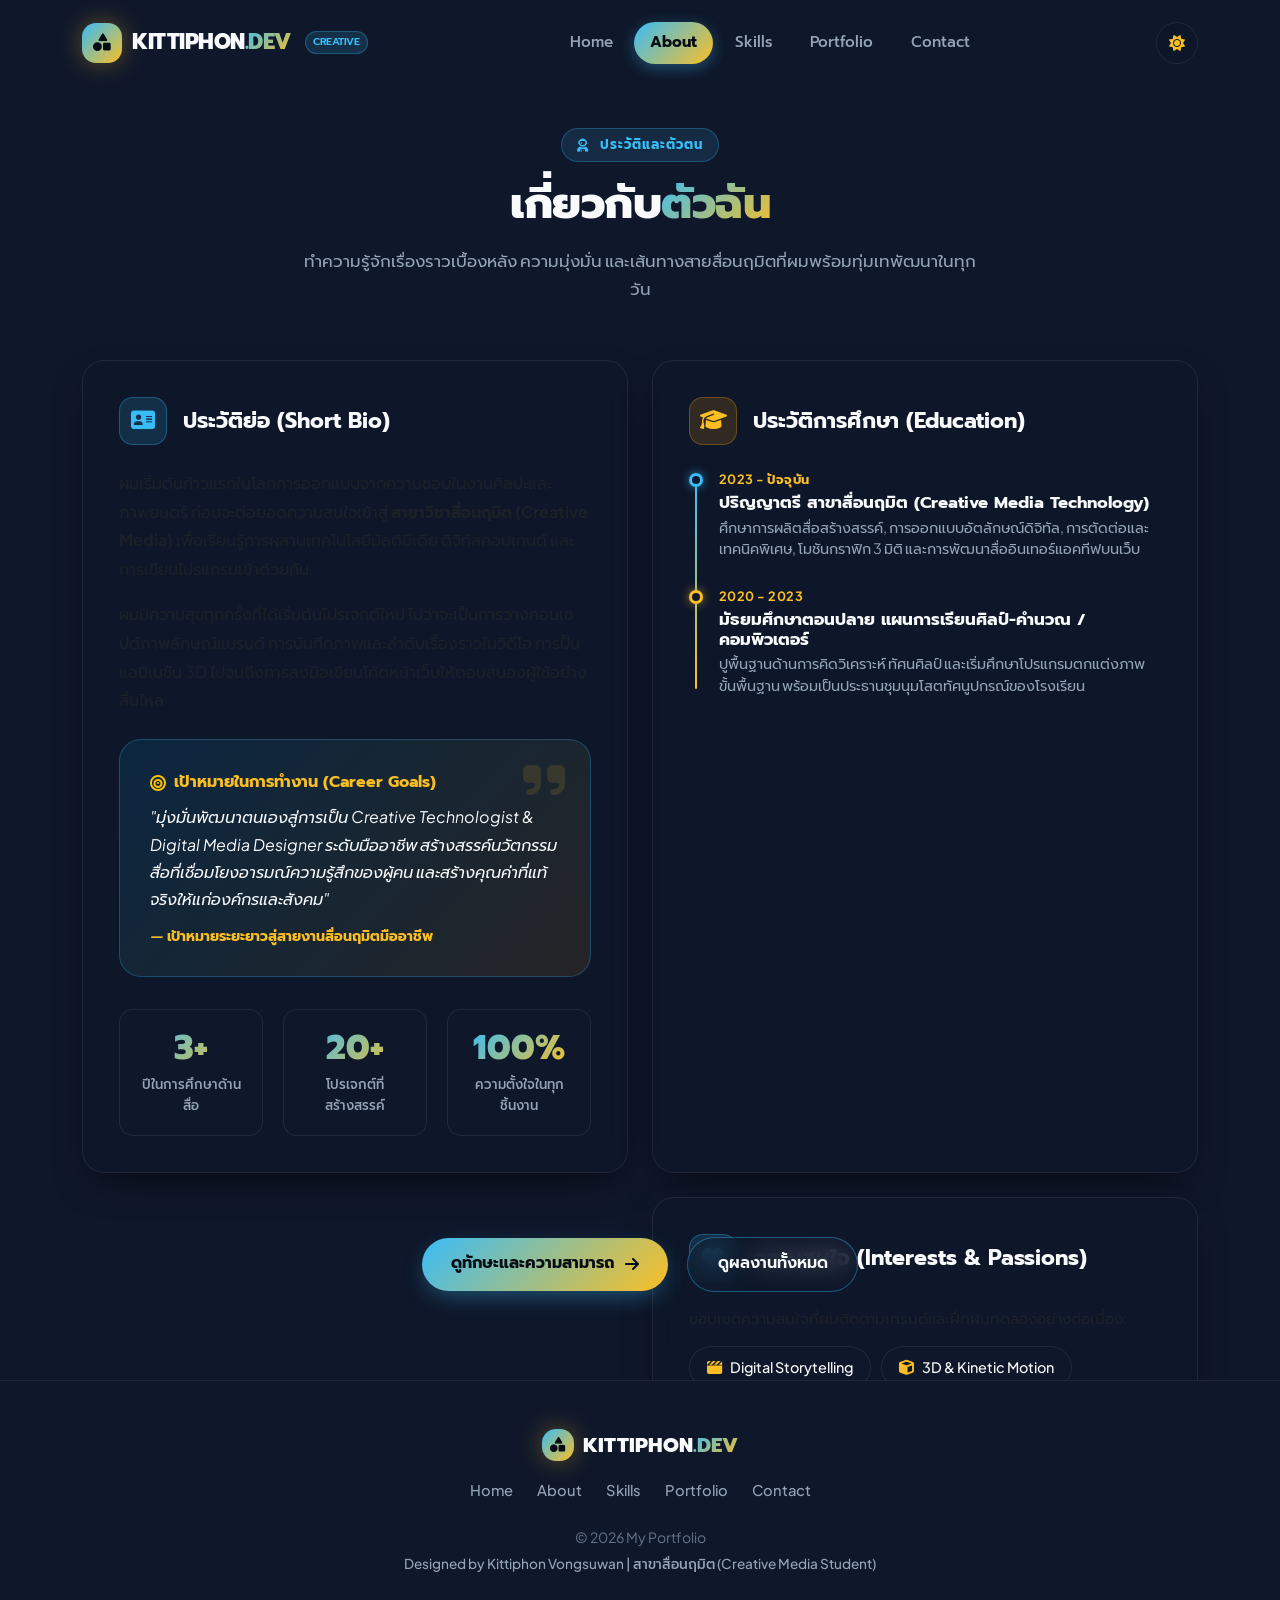
<file: about.html>
<!DOCTYPE html>
<html lang="th" data-theme="dark">
<head>
  <meta charset="UTF-8">
  <meta name="viewport" content="width=device-width, initial-scale=1.0">
  <meta http-equiv="X-UA-Compatible" content="IE=edge">
  
  <title>About Me | Kittiphon W. - Creative Media Student</title>
  <meta name="description" content="ประวัติส่วนตัว การศึกษา ความสนใจ และเป้าหมายในการทำงานด้านสื่อนฤมิต (Creative Media)">
  <meta name="author" content="Kittiphon Vongsuwan">

  <!-- Favicon -->
  <link rel="icon" type="image/svg+xml" href="assets/images/favicon.svg">

  <!-- Google Fonts: Prompt & Plus Jakarta Sans -->
  <link rel="preconnect" href="https://fonts.googleapis.com">
  <link rel="preconnect" href="https://fonts.gstatic.com" crossorigin>
  <link href="https://fonts.googleapis.com/css2?family=Plus+Jakarta+Sans:wght@300;400;500;600;700;800&family=Prompt:ital,wght@0,300;0,400;0,500;0,600;0,700;0,800;1,400&display=swap" rel="stylesheet">

  <!-- Font Awesome Icons (v6.6.0 via CDN) -->
  <link rel="stylesheet" href="https://cdnjs.cloudflare.com/ajax/libs/font-awesome/6.6.0/css/all.min.css" integrity="sha512-Kc323vGBEqzTmouAECnVceyQqyqdsSiqLQISBL29aUW4U/M7pSPA/gEUZQqv1cwx4OnYxTxve5UMg5GT6L4JJg==" crossorigin="anonymous" referrerpolicy="no-referrer" />

  <!-- Bootstrap 5 CSS (v5.3.3 via CDN) -->
  <link href="https://cdn.jsdelivr.net/npm/bootstrap@5.3.3/dist/css/bootstrap.min.css" rel="stylesheet" integrity="sha384-QWTKZyjpPEjISv5WaRU9OFeRpok6YctnYmDr5pNlyT2bRjXh0JMhjY6hW+ALEwIH" crossorigin="anonymous">

  <!-- Modular Section CSS Files -->
  <link rel="stylesheet" href="assets/css/variables.css">
  <link rel="stylesheet" href="assets/css/navbar.css">
  <link rel="stylesheet" href="assets/css/hero.css">
  <link rel="stylesheet" href="assets/css/about.css">
  <link rel="stylesheet" href="assets/css/skills.css">
  <link rel="stylesheet" href="assets/css/portfolio.css">
  <link rel="stylesheet" href="assets/css/contact.css">
  <link rel="stylesheet" href="assets/css/style.css">
</head>
<body>

  <!-- ==========================================================================
       PRELOADER ANIMATION
       ========================================================================== -->
  <div id="preloader" class="preloader">
    <div class="preloader-spinner"></div>
    <div class="preloader-text">ABOUT ME</div>
  </div>

  <!-- ==========================================================================
       NAVIGATION BAR (Sticky, Glassmorphism, Multi-page)
       ========================================================================== -->
  <nav class="navbar navbar-expand-lg custom-navbar">
    <div class="container">
      <!-- Brand Logo -->
      <a class="navbar-brand" href="index.html">
        <div class="brand-icon-box">
          <i class="fa-solid fa-shapes"></i>
        </div>
        <span>KITTIPHON<span class="brand-text">.DEV</span></span>
        <span class="brand-badge d-none d-sm-inline">CREATIVE</span>
      </a>

      <!-- Actions: Theme Switcher & Mobile Hamburger -->
      <div class="d-flex align-items-center gap-2 order-lg-3">
        <button id="themeToggleBtn" class="theme-toggle-btn" aria-label="Toggle Theme" title="สลับโหมดการแสดงผล">
          <i class="fa-solid fa-sun"></i>
        </button>

        <button class="navbar-toggler custom-toggler" type="button" data-bs-toggle="collapse" data-bs-target="#portfolioNav" aria-controls="portfolioNav" aria-expanded="false" aria-label="Toggle navigation">
          <i class="fa-solid fa-bars"></i>
        </button>
      </div>

      <!-- Navigation Links -->
      <div class="collapse navbar-collapse justify-content-center order-lg-2" id="portfolioNav">
        <ul class="navbar-nav">
          <li class="nav-item">
            <a class="nav-link" href="index.html"><i class="fa-solid fa-house-chimney me-1 d-lg-none"></i> Home</a>
          </li>
          <li class="nav-item">
            <a class="nav-link active" href="about.html"><i class="fa-solid fa-user me-1 d-lg-none"></i> About</a>
          </li>
          <li class="nav-item">
            <a class="nav-link" href="skills.html"><i class="fa-solid fa-wand-magic-sparkles me-1 d-lg-none"></i> Skills</a>
          </li>
          <li class="nav-item">
            <a class="nav-link" href="portfolio.html"><i class="fa-solid fa-layer-group me-1 d-lg-none"></i> Portfolio</a>
          </li>
          <li class="nav-item">
            <a class="nav-link" href="contact.html"><i class="fa-solid fa-paper-plane me-1 d-lg-none"></i> Contact</a>
          </li>
        </ul>
      </div>
    </div>
  </nav>

  <!-- ==========================================================================
       ABOUT ME CONTENT SECTION
       ========================================================================== -->
  <main class="about-section subpage-section">
    <div class="container">
      <!-- Section Header -->
      <div class="section-header reveal">
        <span class="section-badge"><i class="fa-solid fa-user-astronaut me-1"></i> ประวัติและตัวตน</span>
        <h1 class="section-title">เกี่ยวกับ<span class="text-gradient">ตัวฉัน</span></h1>
        <p class="section-subtitle">
          ทำความรู้จักเรื่องราวเบื้องหลัง ความมุ่งมั่น และเส้นทางสายสื่อนฤมิตที่ผมพร้อมทุ่มเทพัฒนาในทุกวัน
        </p>
      </div>

      <div class="row g-4">
        <!-- Left: Bio & Career Goals -->
        <div class="col-lg-6 reveal-left">
          <div class="about-card">
            <div class="about-card-header">
              <div class="about-card-icon icon-blue">
                <i class="fa-solid fa-address-card"></i>
              </div>
              <h2 class="about-card-title">ประวัติย่อ (Short Bio)</h2>
            </div>
            <p class="text-muted" style="line-height: 1.8;">
              ผมเริ่มต้นก้าวแรกในโลกการออกแบบจากความชอบในงานศิลปะและภาพยนตร์ ก่อนจะต่อยอดความสนใจเข้าสู่ <strong>สาขาวิชาสื่อนฤมิต (Creative Media)</strong> เพื่อเรียนรู้การผสานเทคโนโลยีมัลติมีเดีย ดิจิทัลคอนเทนต์ และการเขียนโปรแกรมเข้าด้วยกัน
            </p>
            <p class="text-muted" style="line-height: 1.8;">
              ผมมีความสุขทุกครั้งที่ได้เริ่มต้นโปรเจกต์ใหม่ ไม่ว่าจะเป็นการวางคอนเซปต์ภาพลักษณ์แบรนด์ การบันทึกภาพและลำดับเรื่องราวในวิดีโอ การปั้นแอนิเมชัน 3D ไปจนถึงการลงมือเขียนโค้ดหน้าเว็บให้ตอบสนองผู้ใช้อย่างลื่นไหล
            </p>

            <!-- Career Goals Quote Box -->
            <div class="goal-quote-card">
              <i class="fa-solid fa-quote-right goal-quote-icon"></i>
              <div class="d-flex align-items-center gap-2 mb-2">
                <i class="fa-solid fa-bullseye text-warning"></i>
                <strong style="color: var(--yellow-400); font-family: var(--font-heading);">เป้าหมายในการทำงาน (Career Goals)</strong>
              </div>
              <p class="goal-quote-text">
                "มุ่งมั่นพัฒนาตนเองสู่การเป็น Creative Technologist & Digital Media Designer ระดับมืออาชีพ สร้างสรรค์นวัตกรรมสื่อที่เชื่อมโยงอารมณ์ความรู้สึกของผู้คน และสร้างคุณค่าที่แท้จริงให้แก่องค์กรและสังคม"
              </p>
              <p class="goal-author">— เป้าหมายระยะยาวสู่สายงานสื่อนฤมิตมืออาชีพ</p>
            </div>

            <!-- Quick Counter Stats -->
            <div class="about-stats">
              <div class="stat-item">
                <div class="stat-number">3+</div>
                <p class="stat-label">ปีในการศึกษาด้านสื่อ</p>
              </div>
              <div class="stat-item">
                <div class="stat-number">20+</div>
                <p class="stat-label">โปรเจกต์ที่สร้างสรรค์</p>
              </div>
              <div class="stat-item">
                <div class="stat-number">100%</div>
                <p class="stat-label">ความตั้งใจในทุกชิ้นงาน</p>
              </div>
            </div>
          </div>
        </div>

        <!-- Right: Education Timeline & Interests -->
        <div class="col-lg-6 reveal-right">
          <!-- Education Card -->
          <div class="about-card mb-4">
            <div class="about-card-header">
              <div class="about-card-icon icon-yellow">
                <i class="fa-solid fa-graduation-cap"></i>
              </div>
              <h2 class="about-card-title">ประวัติการศึกษา (Education)</h2>
            </div>

            <div class="timeline-list">
              <!-- Item 1: University -->
              <div class="timeline-item">
                <span class="timeline-dot"></span>
                <div class="timeline-year">2023 - ปัจจุบัน</div>
                <h3 class="timeline-title">ปริญญาตรี สาขาสื่อนฤมิต (Creative Media Technology)</h3>
                <p class="timeline-desc">
                  ศึกษาการผลิตสื่อสร้างสรรค์, การออกแบบอัตลักษณ์ดิจิทัล, การตัดต่อและเทคนิคพิเศษ, โมชันกราฟิก 3 มิติ และการพัฒนาสื่ออินเทอร์แอคทีฟบนเว็บ
                </p>
              </div>

              <!-- Item 2: High School -->
              <div class="timeline-item">
                <span class="timeline-dot"></span>
                <div class="timeline-year">2020 - 2023</div>
                <h3 class="timeline-title">มัธยมศึกษาตอนปลาย แผนการเรียนศิลป์-คำนวณ / คอมพิวเตอร์</h3>
                <p class="timeline-desc">
                  ปูพื้นฐานด้านการคิดวิเคราะห์ ทัศนศิลป์ และเริ่มศึกษาโปรแกรมตกแต่งภาพขั้นพื้นฐาน พร้อมเป็นประธานชุมนุมโสตทัศนูปกรณ์ของโรงเรียน
                </p>
              </div>
            </div>
          </div>

          <!-- Interests Card -->
          <div class="about-card">
            <div class="about-card-header">
              <div class="about-card-icon icon-blue">
                <i class="fa-solid fa-heart"></i>
              </div>
              <h2 class="about-card-title">ความสนใจ (Interests & Passions)</h2>
            </div>
            <p class="text-muted mb-3" style="font-size: 0.95rem;">
              ขอบเขตความสนใจที่ผมติดตามเทรนด์และฝึกฝนทดลองอย่างต่อเนื่อง:
            </p>
            <div class="interests-grid">
              <span class="interest-tag"><i class="fa-solid fa-clapperboard"></i> Digital Storytelling</span>
              <span class="interest-tag"><i class="fa-solid fa-cube"></i> 3D & Kinetic Motion</span>
              <span class="interest-tag"><i class="fa-solid fa-wand-magic-sparkles"></i> Generative AI in Design</span>
              <span class="interest-tag"><i class="fa-solid fa-laptop-code"></i> Creative Web & UI/UX</span>
              <span class="interest-tag"><i class="fa-solid fa-camera"></i> Street & Cinema Photography</span>
              <span class="interest-tag"><i class="fa-solid fa-music"></i> Sound Design & Foley</span>
              <span class="interest-tag"><i class="fa-solid fa-vr-cardboard"></i> Virtual & Immersive Media</span>
            </div>
          </div>
        </div>
      </div>

      <!-- Navigation Next Page Links -->
      <div class="text-center mt-5 pt-3 reveal">
        <a href="skills.html" class="btn-primary-gradient me-3">
          <span>ดูทักษะและความสามารถ</span>
          <i class="fa-solid fa-arrow-right"></i>
        </a>
        <a href="portfolio.html" class="btn-glass">
          <span>ดูผลงานทั้งหมด</span>
        </a>
      </div>
    </div>
  </main>

  <!-- ==========================================================================
       FOOTER
       ========================================================================== -->
  <footer class="custom-footer">
    <div class="container">
      <a href="index.html" class="footer-brand">
        <div class="brand-icon-box" style="width: 32px; height: 32px; font-size: 0.95rem;">
          <i class="fa-solid fa-shapes"></i>
        </div>
        <span>KITTIPHON<span class="brand-text">.DEV</span></span>
      </a>

      <!-- Quick Nav Links in Footer -->
      <ul class="footer-nav">
        <li><a href="index.html">Home</a></li>
        <li><a href="about.html">About</a></li>
        <li><a href="skills.html">Skills</a></li>
        <li><a href="portfolio.html">Portfolio</a></li>
        <li><a href="contact.html">Contact</a></li>
      </ul>

      <p class="footer-copy">© 2026 My Portfolio</p>
      <p class="footer-credit">Designed by Kittiphon Vongsuwan | สาขาสื่อนฤมิต (Creative Media Student)</p>
    </div>
  </footer>

  <!-- Scroll to Top Button -->
  <button id="scrollTopBtn" class="scroll-top-btn" title="กลับขึ้นด้านบน" aria-label="Scroll to top">
    <i class="fa-solid fa-arrow-up"></i>
  </button>

  <!-- Bootstrap 5 JS Bundle & Modular Scripts -->
  <script src="https://cdn.jsdelivr.net/npm/bootstrap@5.3.3/dist/js/bootstrap.bundle.min.js" integrity="sha384-YvpcrYf0tY3lHB60NNkmXc5s9fDVZLESaAA55NDzOxhy9GkcIdslK1eN7N6jIeHz" crossorigin="anonymous"></script>
  <script src="assets/js/theme.js"></script>
  <script src="assets/js/navigation.js"></script>
  <script src="assets/js/main.js"></script>
</body>
</html>
</file>
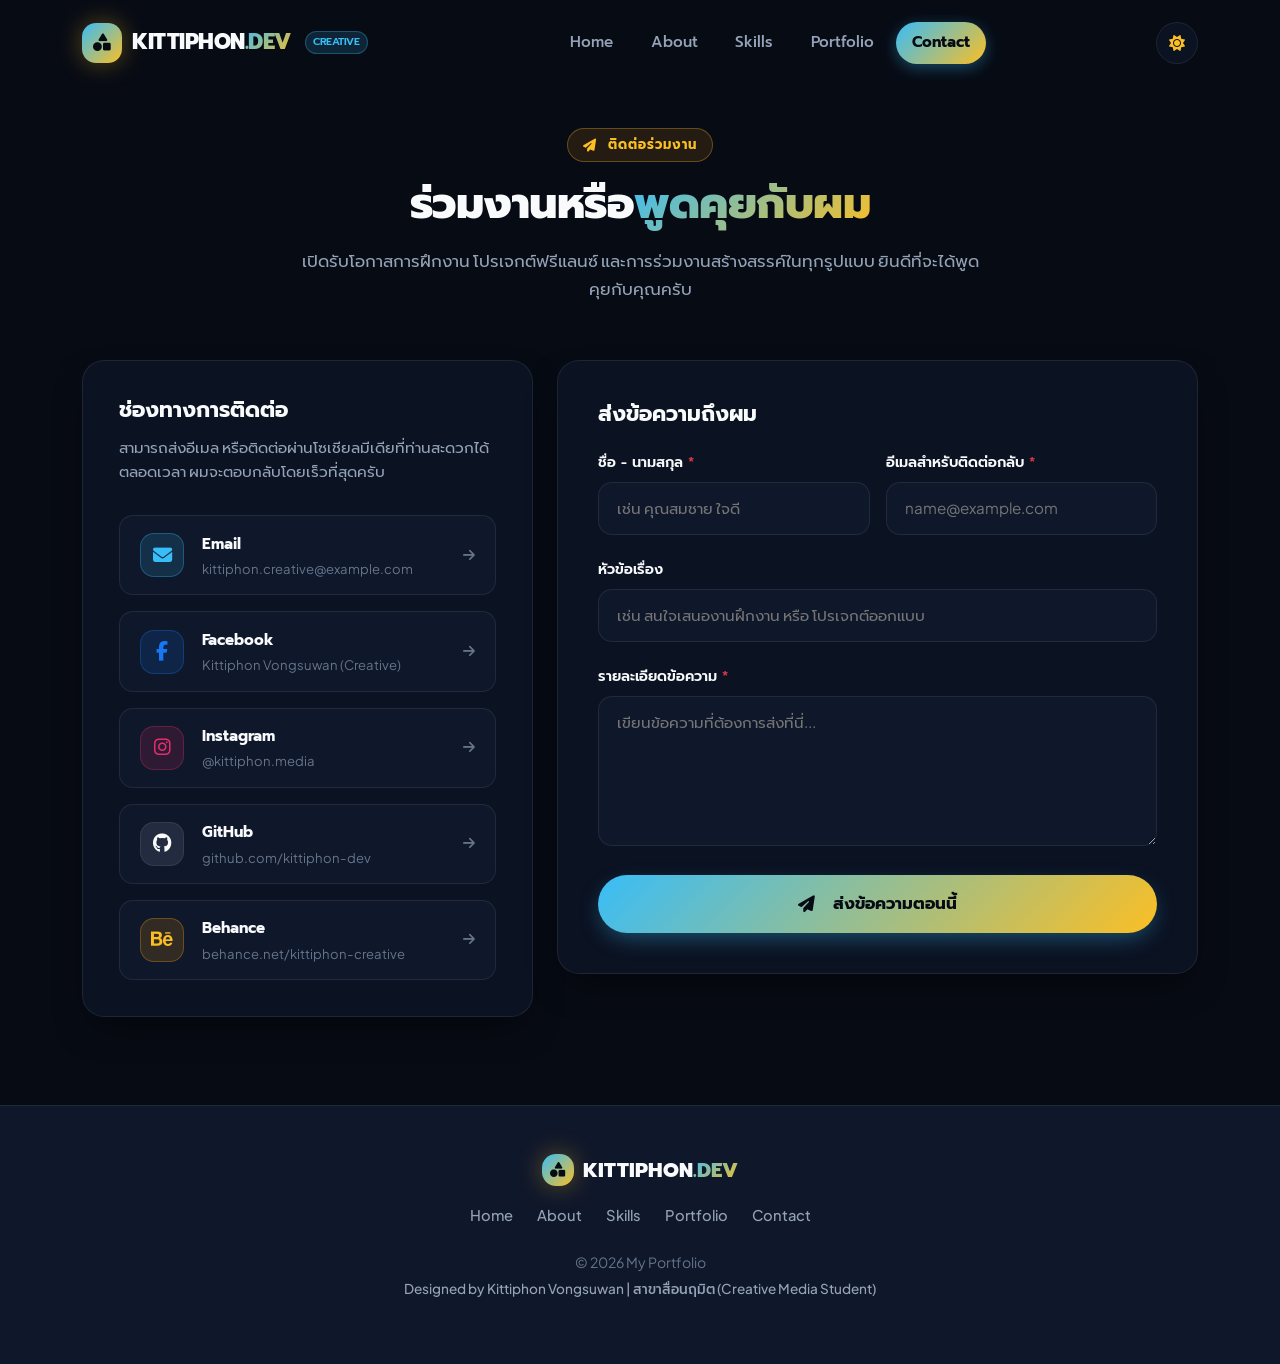
<file: contact.html>
<!DOCTYPE html>
<html lang="th" data-theme="dark">
<head>
  <meta charset="UTF-8">
  <meta name="viewport" content="width=device-width, initial-scale=1.0">
  <meta http-equiv="X-UA-Compatible" content="IE=edge">
  
  <title>Contact | Kittiphon W. - Creative Media Student</title>
  <meta name="description" content="ติดต่อร่วมงาน เสนอโปรเจกต์ หรือพูดคุยแลกเปลี่ยนความคิดเห็นด้านสื่อนฤมิต (Creative Media)">
  <meta name="author" content="Kittiphon Vongsuwan">

  <!-- Favicon -->
  <link rel="icon" type="image/svg+xml" href="assets/images/favicon.svg">

  <!-- Google Fonts: Prompt & Plus Jakarta Sans -->
  <link rel="preconnect" href="https://fonts.googleapis.com">
  <link rel="preconnect" href="https://fonts.gstatic.com" crossorigin>
  <link href="https://fonts.googleapis.com/css2?family=Plus+Jakarta+Sans:wght@300;400;500;600;700;800&family=Prompt:ital,wght@0,300;0,400;0,500;0,600;0,700;0,800;1,400&display=swap" rel="stylesheet">

  <!-- Font Awesome Icons (v6.6.0 via CDN) -->
  <link rel="stylesheet" href="https://cdnjs.cloudflare.com/ajax/libs/font-awesome/6.6.0/css/all.min.css" integrity="sha512-Kc323vGBEqzTmouAECnVceyQqyqdsSiqLQISBL29aUW4U/M7pSPA/gEUZQqv1cwx4OnYxTxve5UMg5GT6L4JJg==" crossorigin="anonymous" referrerpolicy="no-referrer" />

  <!-- Bootstrap 5 CSS (v5.3.3 via CDN) -->
  <link href="https://cdn.jsdelivr.net/npm/bootstrap@5.3.3/dist/css/bootstrap.min.css" rel="stylesheet" integrity="sha384-QWTKZyjpPEjISv5WaRU9OFeRpok6YctnYmDr5pNlyT2bRjXh0JMhjY6hW+ALEwIH" crossorigin="anonymous">

  <!-- Modular Section CSS Files -->
  <link rel="stylesheet" href="assets/css/variables.css">
  <link rel="stylesheet" href="assets/css/navbar.css">
  <link rel="stylesheet" href="assets/css/hero.css">
  <link rel="stylesheet" href="assets/css/about.css">
  <link rel="stylesheet" href="assets/css/skills.css">
  <link rel="stylesheet" href="assets/css/portfolio.css">
  <link rel="stylesheet" href="assets/css/contact.css">
  <link rel="stylesheet" href="assets/css/style.css">
</head>
<body>

  <!-- ==========================================================================
       PRELOADER ANIMATION
       ========================================================================== -->
  <div id="preloader" class="preloader">
    <div class="preloader-spinner"></div>
    <div class="preloader-text">CONTACT ME</div>
  </div>

  <!-- ==========================================================================
       NAVIGATION BAR (Sticky, Glassmorphism, Multi-page)
       ========================================================================== -->
  <nav class="navbar navbar-expand-lg custom-navbar">
    <div class="container">
      <!-- Brand Logo -->
      <a class="navbar-brand" href="index.html">
        <div class="brand-icon-box">
          <i class="fa-solid fa-shapes"></i>
        </div>
        <span>KITTIPHON<span class="brand-text">.DEV</span></span>
        <span class="brand-badge d-none d-sm-inline">CREATIVE</span>
      </a>

      <!-- Actions: Theme Switcher & Mobile Hamburger -->
      <div class="d-flex align-items-center gap-2 order-lg-3">
        <button id="themeToggleBtn" class="theme-toggle-btn" aria-label="Toggle Theme" title="สลับโหมดการแสดงผล">
          <i class="fa-solid fa-sun"></i>
        </button>

        <button class="navbar-toggler custom-toggler" type="button" data-bs-toggle="collapse" data-bs-target="#portfolioNav" aria-controls="portfolioNav" aria-expanded="false" aria-label="Toggle navigation">
          <i class="fa-solid fa-bars"></i>
        </button>
      </div>

      <!-- Navigation Links -->
      <div class="collapse navbar-collapse justify-content-center order-lg-2" id="portfolioNav">
        <ul class="navbar-nav">
          <li class="nav-item">
            <a class="nav-link" href="index.html"><i class="fa-solid fa-house-chimney me-1 d-lg-none"></i> Home</a>
          </li>
          <li class="nav-item">
            <a class="nav-link" href="about.html"><i class="fa-solid fa-user me-1 d-lg-none"></i> About</a>
          </li>
          <li class="nav-item">
            <a class="nav-link" href="skills.html"><i class="fa-solid fa-wand-magic-sparkles me-1 d-lg-none"></i> Skills</a>
          </li>
          <li class="nav-item">
            <a class="nav-link" href="portfolio.html"><i class="fa-solid fa-layer-group me-1 d-lg-none"></i> Portfolio</a>
          </li>
          <li class="nav-item">
            <a class="nav-link active" href="contact.html"><i class="fa-solid fa-paper-plane me-1 d-lg-none"></i> Contact</a>
          </li>
        </ul>
      </div>
    </div>
  </nav>

  <!-- ==========================================================================
       CONTACT CONTENT SECTION
       ========================================================================== -->
  <main class="contact-section subpage-section">
    <div class="container">
      <!-- Section Header -->
      <div class="section-header reveal">
        <span class="section-badge badge-yellow"><i class="fa-solid fa-paper-plane me-1"></i> ติดต่อร่วมงาน</span>
        <h1 class="section-title">ร่วมงานหรือ<span class="text-gradient">พูดคุยกับผม</span></h1>
        <p class="section-subtitle">
          เปิดรับโอกาสการฝึกงาน โปรเจกต์ฟรีแลนซ์ และการร่วมงานสร้างสรรค์ในทุกรูปแบบ ยินดีที่จะได้พูดคุยกับคุณครับ
        </p>
      </div>

      <div class="row g-4 align-items-stretch">
        <!-- Contact Channels Info (Left Column) -->
        <div class="col-lg-5 reveal-left">
          <div class="contact-info-card">
            <h2 class="contact-subtitle">ช่องทางการติดต่อ</h2>
            <p class="contact-desc">
              สามารถส่งอีเมล หรือติดต่อผ่านโซเชียลมีเดียที่ท่านสะดวกได้ตลอดเวลา ผมจะตอบกลับโดยเร็วที่สุดครับ
            </p>

            <div class="social-channel-list">
              <!-- Email -->
              <a href="mailto:kittiphon.creative@example.com" class="social-channel-item">
                <div class="social-icon-box icon-email">
                  <i class="fa-solid fa-envelope"></i>
                </div>
                <div class="social-info-wrap">
                  <span class="social-name">Email</span>
                  <span class="social-handle">kittiphon.creative@example.com</span>
                </div>
                <i class="fa-solid fa-arrow-right social-arrow"></i>
              </a>

              <!-- Facebook -->
              <a href="https://facebook.com" target="_blank" rel="noopener noreferrer" class="social-channel-item">
                <div class="social-icon-box icon-facebook">
                  <i class="fa-brands fa-facebook-f"></i>
                </div>
                <div class="social-info-wrap">
                  <span class="social-name">Facebook</span>
                  <span class="social-handle">Kittiphon Vongsuwan (Creative)</span>
                </div>
                <i class="fa-solid fa-arrow-right social-arrow"></i>
              </a>

              <!-- Instagram -->
              <a href="https://instagram.com" target="_blank" rel="noopener noreferrer" class="social-channel-item">
                <div class="social-icon-box icon-instagram">
                  <i class="fa-brands fa-instagram"></i>
                </div>
                <div class="social-info-wrap">
                  <span class="social-name">Instagram</span>
                  <span class="social-handle">@kittiphon.media</span>
                </div>
                <i class="fa-solid fa-arrow-right social-arrow"></i>
              </a>

              <!-- GitHub -->
              <a href="https://github.com" target="_blank" rel="noopener noreferrer" class="social-channel-item">
                <div class="social-icon-box icon-github">
                  <i class="fa-brands fa-github"></i>
                </div>
                <div class="social-info-wrap">
                  <span class="social-name">GitHub</span>
                  <span class="social-handle">github.com/kittiphon-dev</span>
                </div>
                <i class="fa-solid fa-arrow-right social-arrow"></i>
              </a>

              <!-- Behance -->
              <a href="https://behance.net" target="_blank" rel="noopener noreferrer" class="social-channel-item">
                <div class="social-icon-box icon-behance">
                  <i class="fa-brands fa-behance"></i>
                </div>
                <div class="social-info-wrap">
                  <span class="social-name">Behance</span>
                  <span class="social-handle">behance.net/kittiphon-creative</span>
                </div>
                <i class="fa-solid fa-arrow-right social-arrow"></i>
              </a>
            </div>
          </div>
        </div>

        <!-- Contact Form (Right Column) -->
        <div class="col-lg-7 reveal-right">
          <div class="contact-form-card">
            <h2 class="contact-subtitle mb-4">ส่งข้อความถึงผม</h2>

            <form id="contactForm" novalidate>
              <div class="row g-3">
                <!-- Name -->
                <div class="col-md-6 custom-form-group">
                  <label for="senderName" class="custom-label">ชื่อ - นามสกุล <span class="text-danger">*</span></label>
                  <input type="text" id="senderName" class="custom-input" placeholder="เช่น คุณสมชาย ใจดี" required>
                </div>

                <!-- Email -->
                <div class="col-md-6 custom-form-group">
                  <label for="senderEmail" class="custom-label">อีเมลสำหรับติดต่อกลับ <span class="text-danger">*</span></label>
                  <input type="email" id="senderEmail" class="custom-input" placeholder="name@example.com" required>
                </div>
              </div>

              <!-- Subject -->
              <div class="custom-form-group">
                <label for="senderSubject" class="custom-label">หัวข้อเรื่อง</label>
                <input type="text" id="senderSubject" class="custom-input" placeholder="เช่น สนใจเสนองานฝึกงาน หรือ โปรเจกต์ออกแบบ">
              </div>

              <!-- Message -->
              <div class="custom-form-group">
                <label for="senderMessage" class="custom-label">รายละเอียดข้อความ <span class="text-danger">*</span></label>
                <textarea id="senderMessage" class="custom-input" rows="5" placeholder="เขียนข้อความที่ต้องการส่งที่นี่..." required></textarea>
              </div>

              <!-- Submit Button -->
              <button type="submit" class="btn-primary-gradient btn-submit-contact">
                <i class="fa-solid fa-paper-plane me-2"></i>
                <span>ส่งข้อความตอนนี้</span>
              </button>
            </form>
          </div>
        </div>
      </div>
    </div>
  </main>

  <!-- ==========================================================================
       FOOTER
       ========================================================================== -->
  <footer class="custom-footer">
    <div class="container">
      <a href="index.html" class="footer-brand">
        <div class="brand-icon-box" style="width: 32px; height: 32px; font-size: 0.95rem;">
          <i class="fa-solid fa-shapes"></i>
        </div>
        <span>KITTIPHON<span class="brand-text">.DEV</span></span>
      </a>

      <!-- Quick Nav Links in Footer -->
      <ul class="footer-nav">
        <li><a href="index.html">Home</a></li>
        <li><a href="about.html">About</a></li>
        <li><a href="skills.html">Skills</a></li>
        <li><a href="portfolio.html">Portfolio</a></li>
        <li><a href="contact.html">Contact</a></li>
      </ul>

      <p class="footer-copy">© 2026 My Portfolio</p>
      <p class="footer-credit">Designed by Kittiphon Vongsuwan | สาขาสื่อนฤมิต (Creative Media Student)</p>
    </div>
  </footer>

  <!-- Scroll to Top Button -->
  <button id="scrollTopBtn" class="scroll-top-btn" title="กลับขึ้นด้านบน" aria-label="Scroll to top">
    <i class="fa-solid fa-arrow-up"></i>
  </button>

  <!-- Feedback Toast Notification -->
  <div class="toast-container-custom">
    <div id="contactToast" class="toast-custom" role="alert">
      <i class="fa-solid fa-circle-check"></i>
      <span class="toast-msg">ข้อความของคุณถูกส่งเรียบร้อยแล้ว!</span>
    </div>
  </div>

  <!-- Bootstrap 5 JS Bundle & Modular Scripts -->
  <script src="https://cdn.jsdelivr.net/npm/bootstrap@5.3.3/dist/js/bootstrap.bundle.min.js" integrity="sha384-YvpcrYf0tY3lHB60NNkmXc5s9fDVZLESaAA55NDzOxhy9GkcIdslK1eN7N6jIeHz" crossorigin="anonymous"></script>
  <script src="assets/js/theme.js"></script>
  <script src="assets/js/navigation.js"></script>
  <script src="assets/js/main.js"></script>
</body>
</html>
</file>
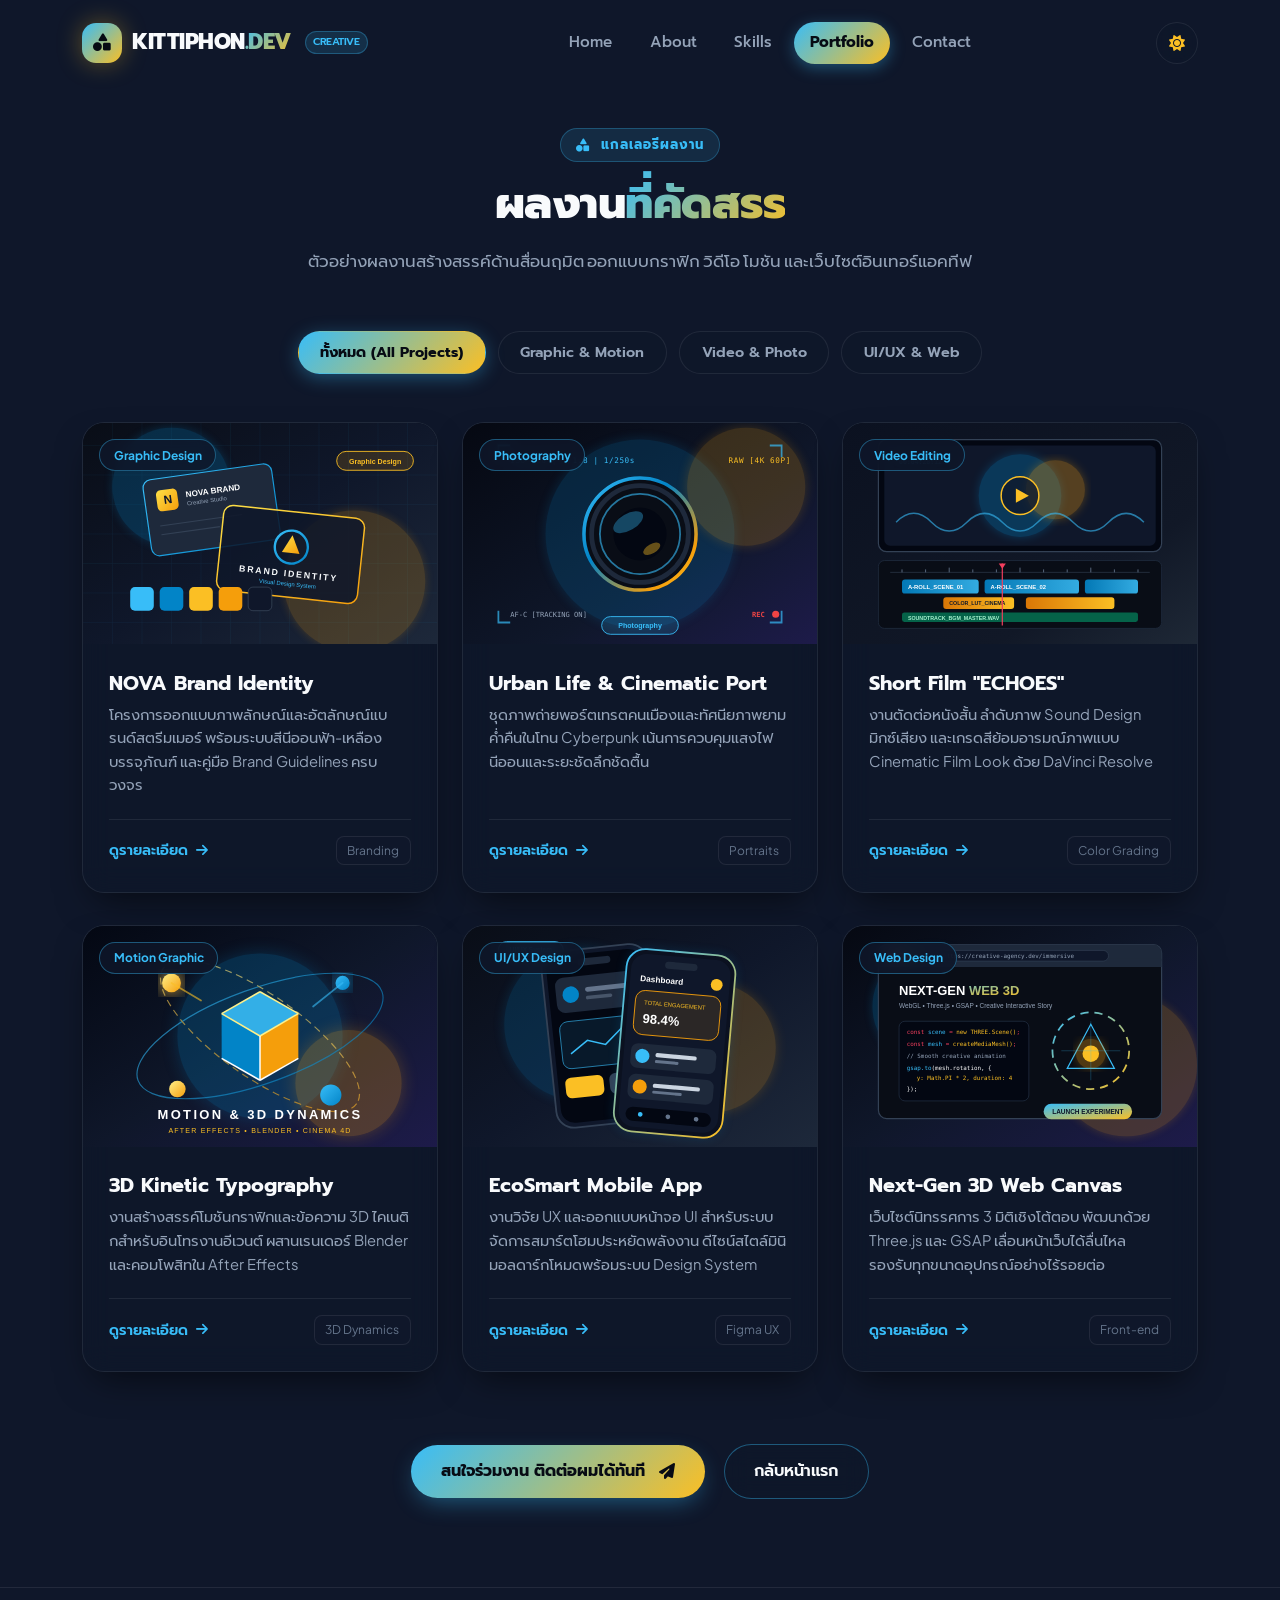
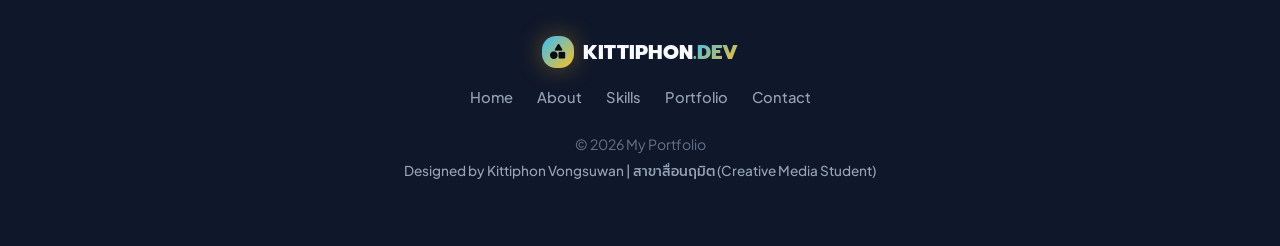
<file: portfolio.html>
<!DOCTYPE html>
<html lang="th" data-theme="dark">
<head>
  <meta charset="UTF-8">
  <meta name="viewport" content="width=device-width, initial-scale=1.0">
  <meta http-equiv="X-UA-Compatible" content="IE=edge">
  
  <title>Portfolio | Kittiphon W. - Creative Media Student</title>
  <meta name="description" content="รวมผลงานการออกแบบสื่อนฤมิต (Creative Media) Graphic Design, Video Editing, Motion Graphic, UI/UX และ Interactive Web">
  <meta name="author" content="Kittiphon Vongsuwan">

  <!-- Favicon -->
  <link rel="icon" type="image/svg+xml" href="assets/images/favicon.svg">

  <!-- Google Fonts: Prompt & Plus Jakarta Sans -->
  <link rel="preconnect" href="https://fonts.googleapis.com">
  <link rel="preconnect" href="https://fonts.gstatic.com" crossorigin>
  <link href="https://fonts.googleapis.com/css2?family=Plus+Jakarta+Sans:wght@300;400;500;600;700;800&family=Prompt:ital,wght@0,300;0,400;0,500;0,600;0,700;0,800;1,400&display=swap" rel="stylesheet">

  <!-- Font Awesome Icons (v6.6.0 via CDN) -->
  <link rel="stylesheet" href="https://cdnjs.cloudflare.com/ajax/libs/font-awesome/6.6.0/css/all.min.css" integrity="sha512-Kc323vGBEqzTmouAECnVceyQqyqdsSiqLQISBL29aUW4U/M7pSPA/gEUZQqv1cwx4OnYxTxve5UMg5GT6L4JJg==" crossorigin="anonymous" referrerpolicy="no-referrer" />

  <!-- Bootstrap 5 CSS (v5.3.3 via CDN) -->
  <link href="https://cdn.jsdelivr.net/npm/bootstrap@5.3.3/dist/css/bootstrap.min.css" rel="stylesheet" integrity="sha384-QWTKZyjpPEjISv5WaRU9OFeRpok6YctnYmDr5pNlyT2bRjXh0JMhjY6hW+ALEwIH" crossorigin="anonymous">

  <!-- Modular Section CSS Files -->
  <link rel="stylesheet" href="assets/css/variables.css">
  <link rel="stylesheet" href="assets/css/navbar.css">
  <link rel="stylesheet" href="assets/css/hero.css">
  <link rel="stylesheet" href="assets/css/about.css">
  <link rel="stylesheet" href="assets/css/skills.css">
  <link rel="stylesheet" href="assets/css/portfolio.css">
  <link rel="stylesheet" href="assets/css/contact.css">
  <link rel="stylesheet" href="assets/css/style.css">
</head>
<body>

  <!-- ==========================================================================
       PRELOADER ANIMATION
       ========================================================================== -->
  <div id="preloader" class="preloader">
    <div class="preloader-spinner"></div>
    <div class="preloader-text">MY PORTFOLIO</div>
  </div>

  <!-- ==========================================================================
       NAVIGATION BAR (Sticky, Glassmorphism, Multi-page)
       ========================================================================== -->
  <nav class="navbar navbar-expand-lg custom-navbar">
    <div class="container">
      <!-- Brand Logo -->
      <a class="navbar-brand" href="index.html">
        <div class="brand-icon-box">
          <i class="fa-solid fa-shapes"></i>
        </div>
        <span>KITTIPHON<span class="brand-text">.DEV</span></span>
        <span class="brand-badge d-none d-sm-inline">CREATIVE</span>
      </a>

      <!-- Actions: Theme Switcher & Mobile Hamburger -->
      <div class="d-flex align-items-center gap-2 order-lg-3">
        <button id="themeToggleBtn" class="theme-toggle-btn" aria-label="Toggle Theme" title="สลับโหมดการแสดงผล">
          <i class="fa-solid fa-sun"></i>
        </button>

        <button class="navbar-toggler custom-toggler" type="button" data-bs-toggle="collapse" data-bs-target="#portfolioNav" aria-controls="portfolioNav" aria-expanded="false" aria-label="Toggle navigation">
          <i class="fa-solid fa-bars"></i>
        </button>
      </div>

      <!-- Navigation Links -->
      <div class="collapse navbar-collapse justify-content-center order-lg-2" id="portfolioNav">
        <ul class="navbar-nav">
          <li class="nav-item">
            <a class="nav-link" href="index.html"><i class="fa-solid fa-house-chimney me-1 d-lg-none"></i> Home</a>
          </li>
          <li class="nav-item">
            <a class="nav-link" href="about.html"><i class="fa-solid fa-user me-1 d-lg-none"></i> About</a>
          </li>
          <li class="nav-item">
            <a class="nav-link" href="skills.html"><i class="fa-solid fa-wand-magic-sparkles me-1 d-lg-none"></i> Skills</a>
          </li>
          <li class="nav-item">
            <a class="nav-link active" href="portfolio.html"><i class="fa-solid fa-layer-group me-1 d-lg-none"></i> Portfolio</a>
          </li>
          <li class="nav-item">
            <a class="nav-link" href="contact.html"><i class="fa-solid fa-paper-plane me-1 d-lg-none"></i> Contact</a>
          </li>
        </ul>
      </div>
    </div>
  </nav>

  <!-- ==========================================================================
       PORTFOLIO CONTENT SECTION
       ========================================================================== -->
  <main class="portfolio-section subpage-section">
    <div class="container">
      <!-- Section Header -->
      <div class="section-header reveal">
        <span class="section-badge"><i class="fa-solid fa-shapes me-1"></i> แกลเลอรีผลงาน</span>
        <h1 class="section-title">ผลงาน<span class="text-gradient">ที่คัดสรร</span></h1>
        <p class="section-subtitle">
          ตัวอย่างผลงานสร้างสรรค์ด้านสื่อนฤมิต ออกแบบกราฟิก วิดีโอ โมชัน และเว็บไซต์อินเทอร์แอคทีฟ
        </p>
      </div>

      <!-- Filter Buttons -->
      <div class="portfolio-filters reveal">
        <button class="filter-btn active" data-filter="all">ทั้งหมด (All Projects)</button>
        <button class="filter-btn" data-filter="graphic">Graphic & Motion</button>
        <button class="filter-btn" data-filter="video">Video & Photo</button>
        <button class="filter-btn" data-filter="web">UI/UX & Web</button>
      </div>

      <!-- 6 Portfolio Cards Grid -->
      <div class="row portfolio-grid">
        <!-- Project 1: Graphic Design -->
        <div class="col-lg-4 col-md-6 project-col reveal" data-category="graphic">
          <div class="project-card">
            <div class="project-thumb">
              <span class="project-category-badge">Graphic Design</span>
              <img src="assets/images/project-1.svg" alt="NOVA Brand Identity Showcase" loading="lazy">
              <div class="project-overlay">
                <button class="overlay-btn" data-bs-toggle="modal" data-bs-target="#projectModal" data-project-id="1" title="ดูรายละเอียดผลงาน" aria-label="View Project 1">
                  <i class="fa-solid fa-eye"></i>
                </button>
              </div>
            </div>
            <div class="project-body">
              <h2 class="project-title">NOVA Brand Identity</h2>
              <p class="project-desc">
                โครงการออกแบบภาพลักษณ์และอัตลักษณ์แบรนด์สตรีมเมอร์ พร้อมระบบสีนีออนฟ้า-เหลือง บรรจุภัณฑ์ และคู่มือ Brand Guidelines ครบวงจร
              </p>
              <div class="project-footer">
                <button class="btn-view-project" data-bs-toggle="modal" data-bs-target="#projectModal" data-project-id="1">
                  <span>ดูรายละเอียด</span>
                  <i class="fa-solid fa-arrow-right"></i>
                </button>
                <span class="project-tag-pill">Branding</span>
              </div>
            </div>
          </div>
        </div>

        <!-- Project 2: Photography -->
        <div class="col-lg-4 col-md-6 project-col reveal" data-category="video photo">
          <div class="project-card">
            <div class="project-thumb">
              <span class="project-category-badge">Photography</span>
              <img src="assets/images/project-2.svg" alt="Cinematic Urban Life Photography" loading="lazy">
              <div class="project-overlay">
                <button class="overlay-btn" data-bs-toggle="modal" data-bs-target="#projectModal" data-project-id="2" title="ดูรายละเอียดผลงาน" aria-label="View Project 2">
                  <i class="fa-solid fa-eye"></i>
                </button>
              </div>
            </div>
            <div class="project-body">
              <h2 class="project-title">Urban Life & Cinematic Port</h2>
              <p class="project-desc">
                ชุดภาพถ่ายพอร์ตเทรตคนเมืองและทัศนียภาพยามค่ำคืนในโทน Cyberpunk เน้นการควบคุมแสงไฟนีออนและระยะชัดลึกชัดตื้น
              </p>
              <div class="project-footer">
                <button class="btn-view-project" data-bs-toggle="modal" data-bs-target="#projectModal" data-project-id="2">
                  <span>ดูรายละเอียด</span>
                  <i class="fa-solid fa-arrow-right"></i>
                </button>
                <span class="project-tag-pill">Portraits</span>
              </div>
            </div>
          </div>
        </div>

        <!-- Project 3: Video Editing -->
        <div class="col-lg-4 col-md-6 project-col reveal" data-category="video">
          <div class="project-card">
            <div class="project-thumb">
              <span class="project-category-badge">Video Editing</span>
              <img src="assets/images/project-3.svg" alt="Short Film ECHOES Video Editing" loading="lazy">
              <div class="project-overlay">
                <button class="overlay-btn" data-bs-toggle="modal" data-bs-target="#projectModal" data-project-id="3" title="ดูรายละเอียดผลงาน" aria-label="View Project 3">
                  <i class="fa-solid fa-eye"></i>
                </button>
              </div>
            </div>
            <div class="project-body">
              <h2 class="project-title">Short Film "ECHOES"</h2>
              <p class="project-desc">
                งานตัดต่อหนังสั้น ลำดับภาพ Sound Design มิกซ์เสียง และเกรดสีย้อมอารมณ์ภาพแบบ Cinematic Film Look ด้วย DaVinci Resolve
              </p>
              <div class="project-footer">
                <button class="btn-view-project" data-bs-toggle="modal" data-bs-target="#projectModal" data-project-id="3">
                  <span>ดูรายละเอียด</span>
                  <i class="fa-solid fa-arrow-right"></i>
                </button>
                <span class="project-tag-pill">Color Grading</span>
              </div>
            </div>
          </div>
        </div>

        <!-- Project 4: Motion Graphic -->
        <div class="col-lg-4 col-md-6 project-col reveal" data-category="graphic">
          <div class="project-card">
            <div class="project-thumb">
              <span class="project-category-badge">Motion Graphic</span>
              <img src="assets/images/project-4.svg" alt="3D Kinetic Motion Graphics" loading="lazy">
              <div class="project-overlay">
                <button class="overlay-btn" data-bs-toggle="modal" data-bs-target="#projectModal" data-project-id="4" title="ดูรายละเอียดผลงาน" aria-label="View Project 4">
                  <i class="fa-solid fa-eye"></i>
                </button>
              </div>
            </div>
            <div class="project-body">
              <h2 class="project-title">3D Kinetic Typography</h2>
              <p class="project-desc">
                งานสร้างสรรค์โมชันกราฟิกและข้อความ 3D ไคเนติกสำหรับอินโทรงานอีเวนต์ ผสานเรนเดอร์ Blender และคอมโพสิทใน After Effects
              </p>
              <div class="project-footer">
                <button class="btn-view-project" data-bs-toggle="modal" data-bs-target="#projectModal" data-project-id="4">
                  <span>ดูรายละเอียด</span>
                  <i class="fa-solid fa-arrow-right"></i>
                </button>
                <span class="project-tag-pill">3D Dynamics</span>
              </div>
            </div>
          </div>
        </div>

        <!-- Project 5: UI/UX Design -->
        <div class="col-lg-4 col-md-6 project-col reveal" data-category="web">
          <div class="project-card">
            <div class="project-thumb">
              <span class="project-category-badge">UI/UX Design</span>
              <img src="assets/images/project-5.svg" alt="EcoSmart Mobile App UI/UX Design" loading="lazy">
              <div class="project-overlay">
                <button class="overlay-btn" data-bs-toggle="modal" data-bs-target="#projectModal" data-project-id="5" title="ดูรายละเอียดผลงาน" aria-label="View Project 5">
                  <i class="fa-solid fa-eye"></i>
                </button>
              </div>
            </div>
            <div class="project-body">
              <h2 class="project-title">EcoSmart Mobile App</h2>
              <p class="project-desc">
                งานวิจัย UX และออกแบบหน้าจอ UI สำหรับระบบจัดการสมาร์ตโฮมประหยัดพลังงาน ดีไซน์สไตล์มินิมอลดาร์กโหมดพร้อมระบบ Design System
              </p>
              <div class="project-footer">
                <button class="btn-view-project" data-bs-toggle="modal" data-bs-target="#projectModal" data-project-id="5">
                  <span>ดูรายละเอียด</span>
                  <i class="fa-solid fa-arrow-right"></i>
                </button>
                <span class="project-tag-pill">Figma UX</span>
              </div>
            </div>
          </div>
        </div>

        <!-- Project 6: Web Design -->
        <div class="col-lg-4 col-md-6 project-col reveal" data-category="web">
          <div class="project-card">
            <div class="project-thumb">
              <span class="project-category-badge">Web Design</span>
              <img src="assets/images/project-6.svg" alt="Interactive 3D Web Design" loading="lazy">
              <div class="project-overlay">
                <button class="overlay-btn" data-bs-toggle="modal" data-bs-target="#projectModal" data-project-id="6" title="ดูรายละเอียดผลงาน" aria-label="View Project 6">
                  <i class="fa-solid fa-eye"></i>
                </button>
              </div>
            </div>
            <div class="project-body">
              <h2 class="project-title">Next-Gen 3D Web Canvas</h2>
              <p class="project-desc">
                เว็บไซต์นิทรรศการ 3 มิติเชิงโต้ตอบ พัฒนาด้วย Three.js และ GSAP เลื่อนหน้าเว็บได้ลื่นไหล รองรับทุกขนาดอุปกรณ์อย่างไร้รอยต่อ
              </p>
              <div class="project-footer">
                <button class="btn-view-project" data-bs-toggle="modal" data-bs-target="#projectModal" data-project-id="6">
                  <span>ดูรายละเอียด</span>
                  <i class="fa-solid fa-arrow-right"></i>
                </button>
                <span class="project-tag-pill">Front-end</span>
              </div>
            </div>
          </div>
        </div>
      </div>

      <!-- Navigation Next Page Links -->
      <div class="text-center mt-5 pt-4 reveal">
        <a href="contact.html" class="btn-primary-gradient me-3">
          <span>สนใจร่วมงาน ติดต่อผมได้ทันที</span>
          <i class="fa-solid fa-paper-plane ms-1"></i>
        </a>
        <a href="index.html" class="btn-glass">
          <span>กลับหน้าแรก</span>
        </a>
      </div>
    </div>
  </main>

  <!-- ==========================================================================
       PROJECT DETAIL MODAL (Bootstrap 5 Modal Popup)
       ========================================================================== -->
  <div class="modal fade" id="projectModal" tabindex="-1" aria-labelledby="modalProjectTitle" aria-hidden="true">
    <div class="modal-dialog modal-dialog-centered modal-lg">
      <div class="modal-content custom-modal">
        <div class="modal-header custom-modal-header">
          <div class="d-flex align-items-center gap-2">
            <span id="modalProjectCategory" class="badge bg-primary px-3 py-2 rounded-pill">Category</span>
            <h3 class="modal-title custom-modal-title mb-0" id="modalProjectTitle">Project Title</h3>
          </div>
          <button type="button" class="btn-close-custom" data-bs-dismiss="modal" aria-label="Close">
            <i class="fa-solid fa-xmark"></i>
          </button>
        </div>
        <div class="modal-body custom-modal-body">
          <div class="modal-img-wrap">
            <img id="modalProjectImage" src="assets/images/project-1.svg" class="w-100" alt="Project Preview">
          </div>

          <!-- Project Meta -->
          <div class="modal-meta-grid">
            <div>
              <div class="meta-label">ผู้ว่าจ้าง / โครงการ</div>
              <div id="modalProjectClient" class="meta-value">Creative Project</div>
            </div>
            <div>
              <div class="meta-label">ปีที่สร้างสรรค์</div>
              <div id="modalProjectYear" class="meta-value">2026</div>
            </div>
            <div>
              <div class="meta-label">เครื่องมือที่ใช้</div>
              <div id="modalProjectTools" class="meta-value">Photoshop, Figma</div>
            </div>
          </div>

          <h4 class="text-main fw-bold mb-2 fs-5">รายละเอียดโครงการ</h4>
          <p id="modalProjectDesc" class="text-muted" style="line-height: 1.7;">
            รายละเอียดผลงาน...
          </p>
        </div>
        <div class="modal-footer border-0 pt-0">
          <button type="button" class="btn btn-secondary rounded-pill px-4" data-bs-dismiss="modal">ปิดหน้าต่าง</button>
          <a href="contact.html" class="btn-primary-gradient text-decoration-none py-2 px-4">
            <span>สนใจร่วมงาน</span>
            <i class="fa-solid fa-arrow-right ms-1"></i>
          </a>
        </div>
      </div>
    </div>
  </div>

  <!-- ==========================================================================
       FOOTER
       ========================================================================== -->
  <footer class="custom-footer">
    <div class="container">
      <a href="index.html" class="footer-brand">
        <div class="brand-icon-box" style="width: 32px; height: 32px; font-size: 0.95rem;">
          <i class="fa-solid fa-shapes"></i>
        </div>
        <span>KITTIPHON<span class="brand-text">.DEV</span></span>
      </a>

      <!-- Quick Nav Links in Footer -->
      <ul class="footer-nav">
        <li><a href="index.html">Home</a></li>
        <li><a href="about.html">About</a></li>
        <li><a href="skills.html">Skills</a></li>
        <li><a href="portfolio.html">Portfolio</a></li>
        <li><a href="contact.html">Contact</a></li>
      </ul>

      <p class="footer-copy">© 2026 My Portfolio</p>
      <p class="footer-credit">Designed by Kittiphon Vongsuwan | สาขาสื่อนฤมิต (Creative Media Student)</p>
    </div>
  </footer>

  <!-- Scroll to Top Button -->
  <button id="scrollTopBtn" class="scroll-top-btn" title="กลับขึ้นด้านบน" aria-label="Scroll to top">
    <i class="fa-solid fa-arrow-up"></i>
  </button>

  <!-- Bootstrap 5 JS Bundle & Modular Scripts -->
  <script src="https://cdn.jsdelivr.net/npm/bootstrap@5.3.3/dist/js/bootstrap.bundle.min.js" integrity="sha384-YvpcrYf0tY3lHB60NNkmXc5s9fDVZLESaAA55NDzOxhy9GkcIdslK1eN7N6jIeHz" crossorigin="anonymous"></script>
  <script src="assets/js/theme.js"></script>
  <script src="assets/js/navigation.js"></script>
  <script src="assets/js/portfolio.js"></script>
  <script src="assets/js/main.js"></script>
</body>
</html>
</file>
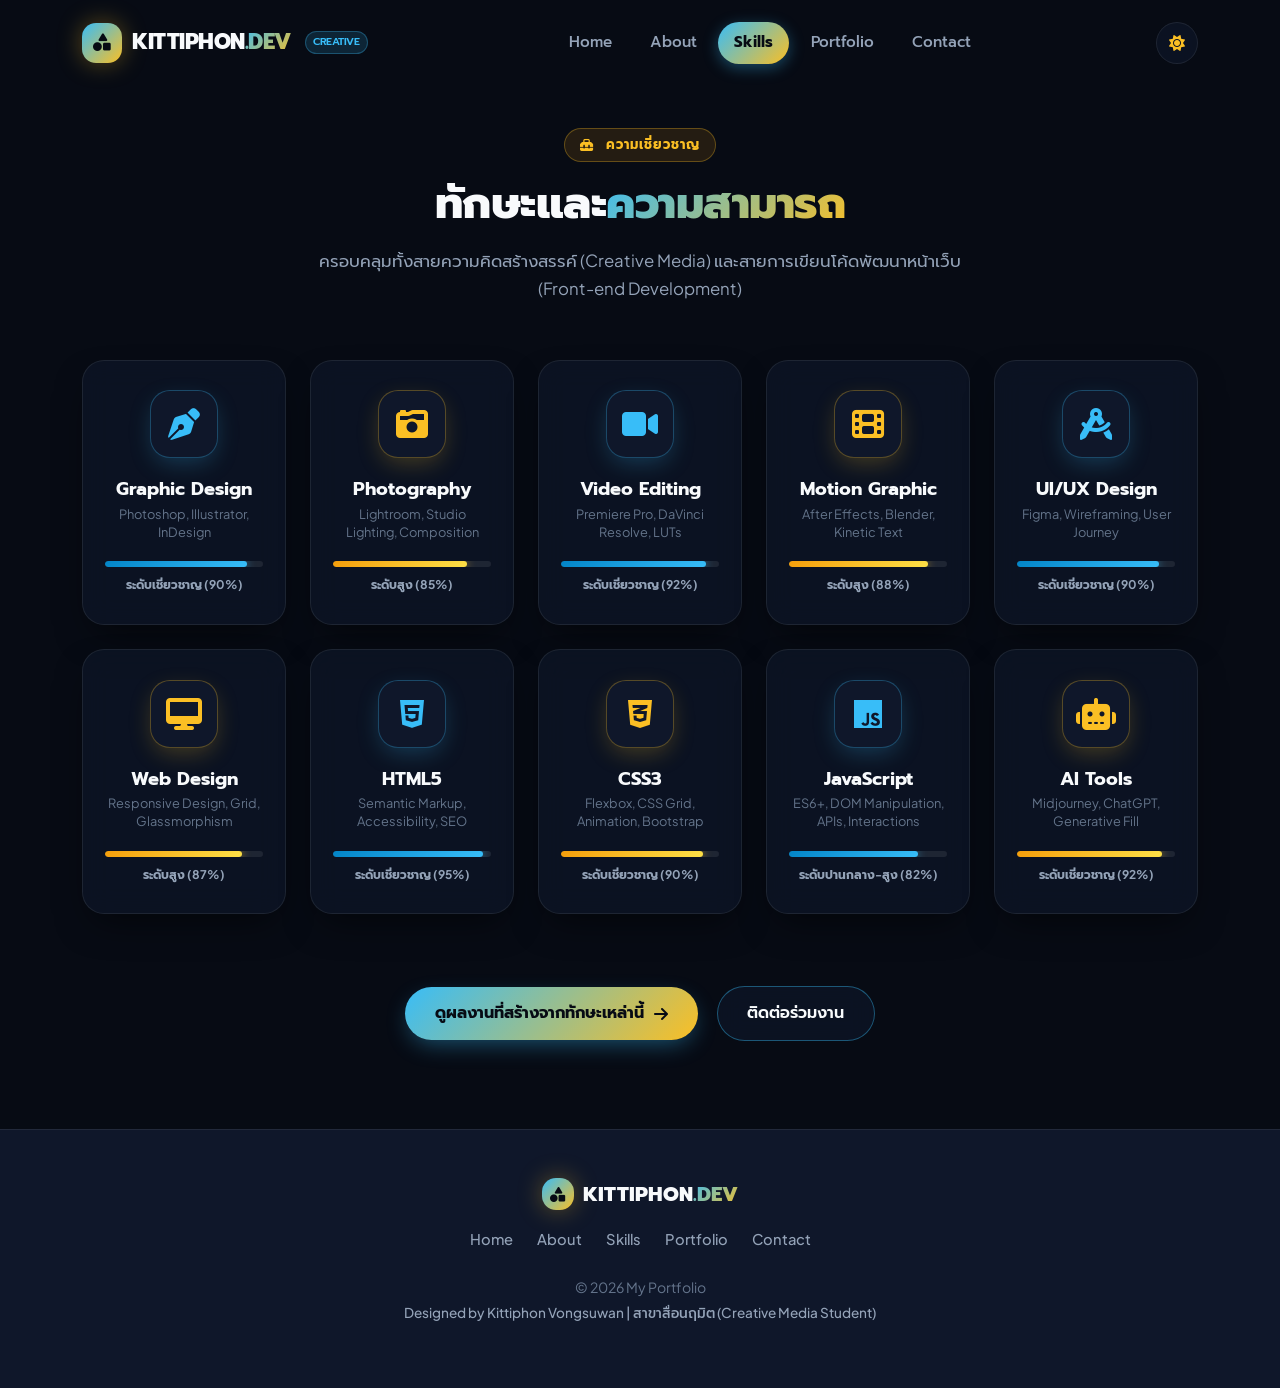
<file: skills.html>
<!DOCTYPE html>
<html lang="th" data-theme="dark">
<head>
  <meta charset="UTF-8">
  <meta name="viewport" content="width=device-width, initial-scale=1.0">
  <meta http-equiv="X-UA-Compatible" content="IE=edge">
  
  <title>Skills & Expertise | Kittiphon W. - Creative Media Student</title>
  <meta name="description" content="ทักษะและความเชี่ยวชาญด้านสื่อนฤมิต (Creative Media) กราฟิกดีไซน์ วิดีโอ โมชัน UI/UX และ Front-end Development">
  <meta name="author" content="Kittiphon Vongsuwan">

  <!-- Favicon -->
  <link rel="icon" type="image/svg+xml" href="assets/images/favicon.svg">

  <!-- Google Fonts: Prompt & Plus Jakarta Sans -->
  <link rel="preconnect" href="https://fonts.googleapis.com">
  <link rel="preconnect" href="https://fonts.gstatic.com" crossorigin>
  <link href="https://fonts.googleapis.com/css2?family=Plus+Jakarta+Sans:wght@300;400;500;600;700;800&family=Prompt:ital,wght@0,300;0,400;0,500;0,600;0,700;0,800;1,400&display=swap" rel="stylesheet">

  <!-- Font Awesome Icons (v6.6.0 via CDN) -->
  <link rel="stylesheet" href="https://cdnjs.cloudflare.com/ajax/libs/font-awesome/6.6.0/css/all.min.css" integrity="sha512-Kc323vGBEqzTmouAECnVceyQqyqdsSiqLQISBL29aUW4U/M7pSPA/gEUZQqv1cwx4OnYxTxve5UMg5GT6L4JJg==" crossorigin="anonymous" referrerpolicy="no-referrer" />

  <!-- Bootstrap 5 CSS (v5.3.3 via CDN) -->
  <link href="https://cdn.jsdelivr.net/npm/bootstrap@5.3.3/dist/css/bootstrap.min.css" rel="stylesheet" integrity="sha384-QWTKZyjpPEjISv5WaRU9OFeRpok6YctnYmDr5pNlyT2bRjXh0JMhjY6hW+ALEwIH" crossorigin="anonymous">

  <!-- Modular Section CSS Files -->
  <link rel="stylesheet" href="assets/css/variables.css">
  <link rel="stylesheet" href="assets/css/navbar.css">
  <link rel="stylesheet" href="assets/css/hero.css">
  <link rel="stylesheet" href="assets/css/about.css">
  <link rel="stylesheet" href="assets/css/skills.css">
  <link rel="stylesheet" href="assets/css/portfolio.css">
  <link rel="stylesheet" href="assets/css/contact.css">
  <link rel="stylesheet" href="assets/css/style.css">
</head>
<body>

  <!-- ==========================================================================
       PRELOADER ANIMATION
       ========================================================================== -->
  <div id="preloader" class="preloader">
    <div class="preloader-spinner"></div>
    <div class="preloader-text">MY SKILLS</div>
  </div>

  <!-- ==========================================================================
       NAVIGATION BAR (Sticky, Glassmorphism, Multi-page)
       ========================================================================== -->
  <nav class="navbar navbar-expand-lg custom-navbar">
    <div class="container">
      <!-- Brand Logo -->
      <a class="navbar-brand" href="index.html">
        <div class="brand-icon-box">
          <i class="fa-solid fa-shapes"></i>
        </div>
        <span>KITTIPHON<span class="brand-text">.DEV</span></span>
        <span class="brand-badge d-none d-sm-inline">CREATIVE</span>
      </a>

      <!-- Actions: Theme Switcher & Mobile Hamburger -->
      <div class="d-flex align-items-center gap-2 order-lg-3">
        <button id="themeToggleBtn" class="theme-toggle-btn" aria-label="Toggle Theme" title="สลับโหมดการแสดงผล">
          <i class="fa-solid fa-sun"></i>
        </button>

        <button class="navbar-toggler custom-toggler" type="button" data-bs-toggle="collapse" data-bs-target="#portfolioNav" aria-controls="portfolioNav" aria-expanded="false" aria-label="Toggle navigation">
          <i class="fa-solid fa-bars"></i>
        </button>
      </div>

      <!-- Navigation Links -->
      <div class="collapse navbar-collapse justify-content-center order-lg-2" id="portfolioNav">
        <ul class="navbar-nav">
          <li class="nav-item">
            <a class="nav-link" href="index.html"><i class="fa-solid fa-house-chimney me-1 d-lg-none"></i> Home</a>
          </li>
          <li class="nav-item">
            <a class="nav-link" href="about.html"><i class="fa-solid fa-user me-1 d-lg-none"></i> About</a>
          </li>
          <li class="nav-item">
            <a class="nav-link active" href="skills.html"><i class="fa-solid fa-wand-magic-sparkles me-1 d-lg-none"></i> Skills</a>
          </li>
          <li class="nav-item">
            <a class="nav-link" href="portfolio.html"><i class="fa-solid fa-layer-group me-1 d-lg-none"></i> Portfolio</a>
          </li>
          <li class="nav-item">
            <a class="nav-link" href="contact.html"><i class="fa-solid fa-paper-plane me-1 d-lg-none"></i> Contact</a>
          </li>
        </ul>
      </div>
    </div>
  </nav>

  <!-- ==========================================================================
       SKILLS CONTENT SECTION
       ========================================================================== -->
  <main class="skills-section subpage-section">
    <div class="container">
      <!-- Section Header -->
      <div class="section-header reveal">
        <span class="section-badge badge-yellow"><i class="fa-solid fa-toolbox me-1"></i> ความเชี่ยวชาญ</span>
        <h1 class="section-title">ทักษะและ<span class="text-gradient">ความสามารถ</span></h1>
        <p class="section-subtitle">
          ครอบคลุมทั้งสายความคิดสร้างสรรค์ (Creative Media) และสายการเขียนโค้ดพัฒนาหน้าเว็บ (Front-end Development)
        </p>
      </div>

      <!-- 10 Skills Grid -->
      <div class="skills-grid">
        <!-- 1. Graphic Design -->
        <div class="skill-card theme-blue reveal">
          <div class="skill-icon-wrap">
            <i class="fa-solid fa-pen-nib"></i>
          </div>
          <h2 class="skill-name">Graphic Design</h2>
          <p class="skill-tools">Photoshop, Illustrator, InDesign</p>
          <div class="skill-progress-bar">
            <div class="skill-progress-fill" style="width: 90%;"></div>
          </div>
          <span class="skill-level-text">ระดับเชี่ยวชาญ (90%)</span>
        </div>

        <!-- 2. Photography -->
        <div class="skill-card theme-yellow reveal">
          <div class="skill-icon-wrap">
            <i class="fa-solid fa-camera-retro"></i>
          </div>
          <h2 class="skill-name">Photography</h2>
          <p class="skill-tools">Lightroom, Studio Lighting, Composition</p>
          <div class="skill-progress-bar">
            <div class="skill-progress-fill" style="width: 85%;"></div>
          </div>
          <span class="skill-level-text">ระดับสูง (85%)</span>
        </div>

        <!-- 3. Video Editing -->
        <div class="skill-card theme-blue reveal">
          <div class="skill-icon-wrap">
            <i class="fa-solid fa-video"></i>
          </div>
          <h2 class="skill-name">Video Editing</h2>
          <p class="skill-tools">Premiere Pro, DaVinci Resolve, LUTs</p>
          <div class="skill-progress-bar">
            <div class="skill-progress-fill" style="width: 92%;"></div>
          </div>
          <span class="skill-level-text">ระดับเชี่ยวชาญ (92%)</span>
        </div>

        <!-- 4. Motion Graphic -->
        <div class="skill-card theme-yellow reveal">
          <div class="skill-icon-wrap">
            <i class="fa-solid fa-film"></i>
          </div>
          <h2 class="skill-name">Motion Graphic</h2>
          <p class="skill-tools">After Effects, Blender, Kinetic Text</p>
          <div class="skill-progress-bar">
            <div class="skill-progress-fill" style="width: 88%;"></div>
          </div>
          <span class="skill-level-text">ระดับสูง (88%)</span>
        </div>

        <!-- 5. UI/UX Design -->
        <div class="skill-card theme-blue reveal">
          <div class="skill-icon-wrap">
            <i class="fa-solid fa-compass-drafting"></i>
          </div>
          <h2 class="skill-name">UI/UX Design</h2>
          <p class="skill-tools">Figma, Wireframing, User Journey</p>
          <div class="skill-progress-bar">
            <div class="skill-progress-fill" style="width: 90%;"></div>
          </div>
          <span class="skill-level-text">ระดับเชี่ยวชาญ (90%)</span>
        </div>

        <!-- 6. Web Design -->
        <div class="skill-card theme-yellow reveal">
          <div class="skill-icon-wrap">
            <i class="fa-solid fa-desktop"></i>
          </div>
          <h2 class="skill-name">Web Design</h2>
          <p class="skill-tools">Responsive Design, Grid, Glassmorphism</p>
          <div class="skill-progress-bar">
            <div class="skill-progress-fill" style="width: 87%;"></div>
          </div>
          <span class="skill-level-text">ระดับสูง (87%)</span>
        </div>

        <!-- 7. HTML5 -->
        <div class="skill-card theme-blue reveal">
          <div class="skill-icon-wrap">
            <i class="fa-brands fa-html5"></i>
          </div>
          <h2 class="skill-name">HTML5</h2>
          <p class="skill-tools">Semantic Markup, Accessibility, SEO</p>
          <div class="skill-progress-bar">
            <div class="skill-progress-fill" style="width: 95%;"></div>
          </div>
          <span class="skill-level-text">ระดับเชี่ยวชาญ (95%)</span>
        </div>

        <!-- 8. CSS3 -->
        <div class="skill-card theme-yellow reveal">
          <div class="skill-icon-wrap">
            <i class="fa-brands fa-css3-alt"></i>
          </div>
          <h2 class="skill-name">CSS3</h2>
          <p class="skill-tools">Flexbox, CSS Grid, Animation, Bootstrap</p>
          <div class="skill-progress-bar">
            <div class="skill-progress-fill" style="width: 90%;"></div>
          </div>
          <span class="skill-level-text">ระดับเชี่ยวชาญ (90%)</span>
        </div>

        <!-- 9. JavaScript -->
        <div class="skill-card theme-blue reveal">
          <div class="skill-icon-wrap">
            <i class="fa-brands fa-js"></i>
          </div>
          <h2 class="skill-name">JavaScript</h2>
          <p class="skill-tools">ES6+, DOM Manipulation, APIs, Interactions</p>
          <div class="skill-progress-bar">
            <div class="skill-progress-fill" style="width: 82%;"></div>
          </div>
          <span class="skill-level-text">ระดับปานกลาง-สูง (82%)</span>
        </div>

        <!-- 10. AI Tools -->
        <div class="skill-card theme-yellow reveal">
          <div class="skill-icon-wrap">
            <i class="fa-solid fa-robot"></i>
          </div>
          <h2 class="skill-name">AI Tools</h2>
          <p class="skill-tools">Midjourney, ChatGPT, Generative Fill</p>
          <div class="skill-progress-bar">
            <div class="skill-progress-fill" style="width: 92%;"></div>
          </div>
          <span class="skill-level-text">ระดับเชี่ยวชาญ (92%)</span>
        </div>
      </div>

      <!-- Navigation Next Page Links -->
      <div class="text-center mt-5 pt-4 reveal">
        <a href="portfolio.html" class="btn-primary-gradient me-3">
          <span>ดูผลงานที่สร้างจากทักษะเหล่านี้</span>
          <i class="fa-solid fa-arrow-right"></i>
        </a>
        <a href="contact.html" class="btn-glass">
          <span>ติดต่อร่วมงาน</span>
        </a>
      </div>
    </div>
  </main>

  <!-- ==========================================================================
       FOOTER
       ========================================================================== -->
  <footer class="custom-footer">
    <div class="container">
      <a href="index.html" class="footer-brand">
        <div class="brand-icon-box" style="width: 32px; height: 32px; font-size: 0.95rem;">
          <i class="fa-solid fa-shapes"></i>
        </div>
        <span>KITTIPHON<span class="brand-text">.DEV</span></span>
      </a>

      <!-- Quick Nav Links in Footer -->
      <ul class="footer-nav">
        <li><a href="index.html">Home</a></li>
        <li><a href="about.html">About</a></li>
        <li><a href="skills.html">Skills</a></li>
        <li><a href="portfolio.html">Portfolio</a></li>
        <li><a href="contact.html">Contact</a></li>
      </ul>

      <p class="footer-copy">© 2026 My Portfolio</p>
      <p class="footer-credit">Designed by Kittiphon Vongsuwan | สาขาสื่อนฤมิต (Creative Media Student)</p>
    </div>
  </footer>

  <!-- Scroll to Top Button -->
  <button id="scrollTopBtn" class="scroll-top-btn" title="กลับขึ้นด้านบน" aria-label="Scroll to top">
    <i class="fa-solid fa-arrow-up"></i>
  </button>

  <!-- Bootstrap 5 JS Bundle & Modular Scripts -->
  <script src="https://cdn.jsdelivr.net/npm/bootstrap@5.3.3/dist/js/bootstrap.bundle.min.js" integrity="sha384-YvpcrYf0tY3lHB60NNkmXc5s9fDVZLESaAA55NDzOxhy9GkcIdslK1eN7N6jIeHz" crossorigin="anonymous"></script>
  <script src="assets/js/theme.js"></script>
  <script src="assets/js/navigation.js"></script>
  <script src="assets/js/main.js"></script>
</body>
</html>
</file>
<file: assets/css/variables.css>
/* ==========================================================================
   VARIABLES & DESIGN TOKENS
   Theme: Modern Creative Media Portfolio (Blue & Yellow Palette)
   ========================================================================== */

:root {
  /* Primary Font Families */
  --font-heading: 'Prompt', 'Plus Jakarta Sans', -apple-system, BlinkMacSystemFont, sans-serif;
  --font-body: 'Plus Jakarta Sans', 'Prompt', -apple-system, BlinkMacSystemFont, sans-serif;

  /* Blue Accent Palette (ฟ้า) */
  --blue-50: #f0f9ff;
  --blue-100: #e0f2fe;
  --blue-200: #bae6fd;
  --blue-300: #7dd3fc;
  --blue-400: #38bdf8;
  --blue-500: #0ea5e9;
  --blue-600: #0284c7;
  --blue-700: #0369a1;
  --blue-800: #075985;
  --blue-900: #0c4a6e;

  /* Yellow / Amber Accent Palette (เหลือง) */
  --yellow-50: #fffbeb;
  --yellow-100: #fef3c7;
  --yellow-200: #fde68a;
  --yellow-300: #fcd34d;
  --yellow-400: #fbbf24;
  --yellow-500: #f59e0b;
  --yellow-600: #d97706;
  --yellow-700: #b45309;

  /* Gradients */
  --grad-primary: linear-gradient(135deg, #38bdf8 0%, #fbbf24 100%);
  --grad-blue: linear-gradient(135deg, #0284c7 0%, #38bdf8 100%);
  --grad-yellow: linear-gradient(135deg, #f59e0b 0%, #fde047 100%);
  --grad-glass: linear-gradient(135deg, rgba(255, 255, 255, 0.08) 0%, rgba(255, 255, 255, 0.02) 100%);
  --grad-glow: radial-gradient(circle, rgba(56, 189, 248, 0.15) 0%, rgba(245, 158, 11, 0.08) 60%, transparent 80%);

  /* Default Dark Mode (ค่าเริ่มต้น) */
  --bg-main: #070b14;
  --bg-surface: #0f172a;
  --bg-card: rgba(15, 23, 42, 0.65);
  --bg-card-hover: rgba(30, 41, 59, 0.85);
  --bg-glass: rgba(15, 23, 42, 0.7);
  --border-glass: rgba(255, 255, 255, 0.08);
  --border-glass-hover: rgba(56, 189, 248, 0.4);

  --text-main: #f8fafc;
  --text-muted: #94a3b8;
  --text-dim: #64748b;
  --text-inverse: #070b14;

  --nav-bg: rgba(7, 11, 20, 0.85);
  --shadow-card: 0 16px 36px -12px rgba(0, 0, 0, 0.6);
  --shadow-hover: 0 24px 48px -12px rgba(56, 189, 248, 0.25);
  --glow-blue: 0 0 25px rgba(56, 189, 248, 0.35);
  --glow-yellow: 0 0 25px rgba(251, 191, 36, 0.35);

  /* Transition speeds */
  --transition-fast: 0.2s cubic-bezier(0.4, 0, 0.2, 1);
  --transition-normal: 0.3s cubic-bezier(0.4, 0, 0.2, 1);
  --transition-slow: 0.5s cubic-bezier(0.4, 0, 0.2, 1);

  /* Border radius */
  --radius-sm: 8px;
  --radius-md: 14px;
  --radius-lg: 22px;
  --radius-full: 9999px;
}

/* ==========================================================================
   LIGHT MODE PALETTE (ธีมสว่าง)
   ========================================================================== */
[data-theme="light"] {
  --bg-main: #f8fafc;
  --bg-surface: #ffffff;
  --bg-card: rgba(255, 255, 255, 0.85);
  --bg-card-hover: rgba(255, 255, 255, 0.98);
  --bg-glass: rgba(255, 255, 255, 0.75);
  --border-glass: rgba(15, 23, 42, 0.08);
  --border-glass-hover: rgba(2, 132, 199, 0.4);

  --text-main: #0f172a;
  --text-muted: #475569;
  --text-dim: #94a3b8;
  --text-inverse: #ffffff;

  --nav-bg: rgba(248, 250, 252, 0.88);
  --shadow-card: 0 16px 36px -12px rgba(15, 23, 42, 0.08);
  --shadow-hover: 0 24px 48px -12px rgba(2, 132, 199, 0.18);
  --glow-blue: 0 0 20px rgba(2, 132, 199, 0.2);
  --glow-yellow: 0 0 20px rgba(245, 158, 11, 0.2);
}
</file>
<file: assets/css/navbar.css>
/* ==========================================================================
   NAVIGATION BAR STYLES
   Section: Navigation & Header
   ========================================================================== */

/* Navbar Container with Glassmorphism */
.custom-navbar {
  position: fixed;
  top: 0;
  left: 0;
  right: 0;
  z-index: 1050;
  padding: 1.1rem 0;
  background-color: transparent;
  transition: all var(--transition-normal);
}

/* Scrolled state with Backdrop Blur */
.custom-navbar.scrolled {
  padding: 0.75rem 0;
  background-color: var(--nav-bg);
  backdrop-filter: blur(16px);
  -webkit-backdrop-filter: blur(16px);
  border-bottom: 1px solid var(--border-glass);
  box-shadow: 0 10px 30px -10px rgba(0, 0, 0, 0.3);
}

/* Brand Logo Styling */
.navbar-brand {
  display: flex;
  align-items: center;
  gap: 0.65rem;
  font-family: var(--font-heading);
  font-weight: 800;
  font-size: 1.35rem;
  letter-spacing: -0.5px;
  color: var(--text-main) !important;
  text-decoration: none;
  transition: transform var(--transition-fast);
}

.navbar-brand:hover {
  transform: translateY(-1px);
}

.brand-icon-box {
  width: 40px;
  height: 40px;
  border-radius: var(--radius-md);
  background: var(--grad-primary);
  display: flex;
  align-items: center;
  justify-content: center;
  color: #070b14;
  font-size: 1.1rem;
  box-shadow: var(--glow-yellow);
  transition: transform var(--transition-normal);
}

.navbar-brand:hover .brand-icon-box {
  transform: rotate(10deg) scale(1.05);
}

.brand-text {
  background: var(--grad-primary);
  -webkit-background-clip: text;
  -webkit-text-fill-color: transparent;
}

.brand-badge {
  font-size: 0.65rem;
  padding: 0.15rem 0.45rem;
  border-radius: var(--radius-full);
  background: rgba(56, 189, 248, 0.15);
  color: var(--blue-400);
  border: 1px solid rgba(56, 189, 248, 0.3);
  font-weight: 600;
  margin-left: 0.25rem;
}

/* Nav Items & Links */
.navbar-nav {
  gap: 0.35rem;
}

.nav-link {
  font-family: var(--font-heading);
  font-size: 0.95rem;
  font-weight: 500;
  color: var(--text-muted) !important;
  padding: 0.55rem 1rem !important;
  border-radius: var(--radius-full);
  position: relative;
  transition: all var(--transition-fast);
}

.nav-link:hover {
  color: var(--text-main) !important;
  background-color: var(--border-glass);
}

/* Active Navigation Item */
.nav-link.active {
  color: #070b14 !important;
  background: var(--grad-primary);
  font-weight: 700;
  box-shadow: 0 4px 15px rgba(56, 189, 248, 0.35);
}

[data-theme="light"] .nav-link.active {
  color: #070b14 !important;
}

/* Theme Toggle Button (Dark / Light Mode) */
.theme-toggle-btn {
  width: 42px;
  height: 42px;
  border-radius: 50%;
  border: 1px solid var(--border-glass);
  background: var(--bg-card);
  color: var(--yellow-400);
  display: flex;
  align-items: center;
  justify-content: center;
  cursor: pointer;
  outline: none;
  transition: all var(--transition-normal);
  backdrop-filter: blur(8px);
}

.theme-toggle-btn:hover {
  transform: rotate(30deg) scale(1.08);
  border-color: var(--yellow-400);
  box-shadow: var(--glow-yellow);
}

[data-theme="light"] .theme-toggle-btn {
  color: var(--blue-600);
}

[data-theme="light"] .theme-toggle-btn:hover {
  border-color: var(--blue-500);
  box-shadow: var(--glow-blue);
}

/* Mobile Toggler */
.custom-toggler {
  border: 1px solid var(--border-glass);
  background: var(--bg-card);
  color: var(--text-main);
  padding: 0.45rem 0.75rem;
  border-radius: var(--radius-sm);
  font-size: 1.1rem;
}

.custom-toggler:focus {
  box-shadow: 0 0 0 2px var(--blue-400);
  outline: none;
}

/* Mobile Responsive Drawer Styling */
@media (max-width: 991.98px) {
  .navbar-collapse {
    background: var(--bg-surface);
    margin-top: 1rem;
    padding: 1.25rem;
    border-radius: var(--radius-lg);
    border: 1px solid var(--border-glass);
    box-shadow: var(--shadow-card);
  }

  .nav-link {
    padding: 0.65rem 1rem !important;
    margin-bottom: 0.25rem;
  }
}
</file>
<file: assets/css/hero.css>
/* ==========================================================================
   HERO SECTION STYLES
   Section: Hero & Introduction
   ========================================================================== */

.hero-section {
  position: relative;
  min-height: 100vh;
  display: flex;
  align-items: center;
  padding: 8rem 0 5rem 0;
  overflow: hidden;
  background-color: var(--bg-main);
}

/* Background Animated Gradient Orbs */
.hero-glow-orb {
  position: absolute;
  border-radius: 50%;
  filter: blur(80px);
  pointer-events: none;
  z-index: 1;
  opacity: 0.5;
  animation: orbFloat 14s ease-in-out infinite alternate;
}

.hero-glow-1 {
  width: 450px;
  height: 450px;
  background: radial-gradient(circle, rgba(56, 189, 248, 0.35) 0%, rgba(2, 132, 199, 0) 70%);
  top: 10%;
  left: -8%;
}

.hero-glow-2 {
  width: 480px;
  height: 480px;
  background: radial-gradient(circle, rgba(245, 158, 11, 0.28) 0%, rgba(251, 191, 36, 0) 70%);
  bottom: 5%;
  right: -5%;
  animation-duration: 18s;
  animation-direction: alternate-reverse;
}

@keyframes orbFloat {
  0% {
    transform: translate(0, 0) scale(1);
  }
  50% {
    transform: translate(40px, -30px) scale(1.08);
  }
  100% {
    transform: translate(-30px, 40px) scale(0.95);
  }
}

/* Background Grid Overlay */
.hero-grid-bg {
  position: absolute;
  inset: 0;
  background-image: 
    linear-gradient(to right, var(--border-glass) 1px, transparent 1px),
    linear-gradient(to bottom, var(--border-glass) 1px, transparent 1px);
  background-size: 50px 50px;
  mask-image: radial-gradient(circle at center, black 40%, transparent 80%);
  -webkit-mask-image: radial-gradient(circle at center, black 40%, transparent 80%);
  opacity: 0.3;
  pointer-events: none;
  z-index: 1;
}

/* Hero Content Wrapper */
.hero-content {
  position: relative;
  z-index: 2;
}

/* Student Badge */
.hero-badge {
  display: inline-flex;
  align-items: center;
  gap: 0.5rem;
  padding: 0.45rem 1rem;
  border-radius: var(--radius-full);
  background: var(--bg-card);
  border: 1px solid rgba(56, 189, 248, 0.3);
  font-family: var(--font-heading);
  font-size: 0.88rem;
  font-weight: 600;
  color: var(--blue-400);
  box-shadow: 0 4px 20px rgba(0, 0, 0, 0.2);
  margin-bottom: 1.5rem;
  backdrop-filter: blur(8px);
}

.hero-badge .badge-dot {
  width: 8px;
  height: 8px;
  border-radius: 50%;
  background: #10b981;
  box-shadow: 0 0 10px #10b981;
  animation: pulseDot 2s infinite;
}

@keyframes pulseDot {
  0% { transform: scale(0.95); box-shadow: 0 0 0 0 rgba(16, 185, 129, 0.7); }
  70% { transform: scale(1); box-shadow: 0 0 0 8px rgba(16, 185, 129, 0); }
  100% { transform: scale(0.95); box-shadow: 0 0 0 0 rgba(16, 185, 129, 0); }
}

/* Hero Typography */
.hero-title {
  font-family: var(--font-heading);
  font-size: clamp(2.2rem, 5vw, 3.8rem);
  font-weight: 800;
  line-height: 1.18;
  color: var(--text-main);
  margin-bottom: 1rem;
}

.hero-title .text-highlight {
  background: var(--grad-primary);
  -webkit-background-clip: text;
  -webkit-text-fill-color: transparent;
  display: inline-block;
}

.hero-subtitle {
  font-family: var(--font-heading);
  font-size: 1.35rem;
  font-weight: 600;
  color: var(--yellow-400);
  margin-bottom: 1.25rem;
  letter-spacing: -0.2px;
}

.hero-desc {
  font-size: 1.05rem;
  line-height: 1.7;
  color: var(--text-muted);
  max-width: 540px;
  margin-bottom: 2.25rem;
}

/* CTA Buttons */
.hero-actions {
  display: flex;
  flex-wrap: wrap;
  align-items: center;
  gap: 1rem;
  margin-bottom: 2.5rem;
}

/* Primary Button with Gradient & Ripple Glow */
.btn-primary-gradient {
  background: var(--grad-primary);
  color: #070b14 !important;
  font-family: var(--font-heading);
  font-weight: 700;
  font-size: 1rem;
  padding: 0.85rem 1.85rem;
  border-radius: var(--radius-full);
  border: none;
  display: inline-flex;
  align-items: center;
  gap: 0.65rem;
  position: relative;
  overflow: hidden;
  box-shadow: 0 8px 24px -6px rgba(56, 189, 248, 0.45);
  transition: all var(--transition-normal);
  text-decoration: none;
}

.btn-primary-gradient:hover {
  transform: translateY(-3px) scale(1.02);
  box-shadow: 0 14px 30px -6px rgba(251, 191, 36, 0.55);
  color: #070b14 !important;
}

.btn-primary-gradient::before {
  content: '';
  position: absolute;
  top: 0;
  left: -100%;
  width: 50%;
  height: 100%;
  background: linear-gradient(90deg, transparent, rgba(255, 255, 255, 0.4), transparent);
  transform: skewX(-20deg);
  transition: 0.6s;
}

.btn-primary-gradient:hover::before {
  left: 140%;
}

/* Secondary Glass Button */
.btn-glass {
  background: var(--bg-card);
  color: var(--text-main) !important;
  font-family: var(--font-heading);
  font-weight: 600;
  font-size: 1rem;
  padding: 0.85rem 1.85rem;
  border-radius: var(--radius-full);
  border: 1px solid var(--border-glass-hover);
  display: inline-flex;
  align-items: center;
  gap: 0.65rem;
  backdrop-filter: blur(12px);
  transition: all var(--transition-normal);
  text-decoration: none;
}

.btn-glass:hover {
  transform: translateY(-3px);
  background: var(--bg-surface);
  border-color: var(--yellow-400);
  box-shadow: 0 8px 20px -4px rgba(251, 191, 36, 0.25);
  color: var(--yellow-400) !important;
}

/* Hero Social Quick Links */
.hero-socials {
  display: flex;
  align-items: center;
  gap: 0.85rem;
}

.hero-socials .social-label {
  font-size: 0.88rem;
  color: var(--text-dim);
  font-weight: 500;
  margin-right: 0.25rem;
}

.hero-social-link {
  width: 38px;
  height: 38px;
  border-radius: 50%;
  background: var(--bg-card);
  border: 1px solid var(--border-glass);
  display: flex;
  align-items: center;
  justify-content: center;
  color: var(--text-muted);
  font-size: 0.95rem;
  transition: all var(--transition-fast);
  text-decoration: none;
}

.hero-social-link:hover {
  color: #070b14;
  background: var(--grad-primary);
  border-color: transparent;
  transform: translateY(-3px);
}

/* ==========================================================================
   Hero Visual / Profile Card
   ========================================================================== */
.hero-visual-wrapper {
  position: relative;
  display: flex;
  justify-content: center;
  align-items: center;
}

/* Avatar Frame with animated rotating border */
.avatar-container {
  position: relative;
  width: 320px;
  height: 320px;
  border-radius: 50%;
  display: flex;
  align-items: center;
  justify-content: center;
  z-index: 2;
}

@media (min-width: 992px) {
  .avatar-container {
    width: 380px;
    height: 380px;
  }
}

.avatar-ring {
  position: absolute;
  inset: -10px;
  border-radius: 50%;
  background: conic-gradient(from 0deg, #38bdf8, #fbbf24, #0284c7, #f59e0b, #38bdf8);
  animation: rotateRing 10s linear infinite;
  filter: blur(4px);
  opacity: 0.8;
  z-index: 1;
}

@keyframes rotateRing {
  0% { transform: rotate(0deg); }
  100% { transform: rotate(360deg); }
}

.avatar-inner {
  position: relative;
  width: 100%;
  height: 100%;
  border-radius: 50%;
  overflow: hidden;
  background: var(--bg-surface);
  border: 4px solid var(--bg-surface);
  z-index: 2;
  box-shadow: var(--shadow-card);
}

.avatar-inner img {
  width: 100%;
  height: 100%;
  object-fit: cover;
  transition: transform var(--transition-slow);
}

.avatar-container:hover .avatar-inner img {
  transform: scale(1.06);
}

/* Floating Skill Badges Around Profile */
.floating-badge {
  position: absolute;
  z-index: 3;
  display: flex;
  align-items: center;
  gap: 0.5rem;
  padding: 0.6rem 1rem;
  border-radius: var(--radius-full);
  background: var(--bg-card);
  backdrop-filter: blur(14px);
  border: 1px solid var(--border-glass);
  box-shadow: var(--shadow-card);
  font-family: var(--font-heading);
  font-size: 0.85rem;
  font-weight: 600;
  color: var(--text-main);
  animation: floatBadge 5s ease-in-out infinite alternate;
}

.floating-badge i {
  font-size: 1.1rem;
}

.floating-badge-1 {
  top: 8%;
  left: -5%;
  border-color: rgba(56, 189, 248, 0.4);
  animation-delay: 0s;
}

.floating-badge-1 i {
  color: var(--blue-400);
}

.floating-badge-2 {
  bottom: 12%;
  left: -8%;
  border-color: rgba(251, 191, 36, 0.4);
  animation-delay: 1.5s;
}

.floating-badge-2 i {
  color: var(--yellow-400);
}

.floating-badge-3 {
  top: 25%;
  right: -8%;
  border-color: rgba(56, 189, 248, 0.4);
  animation-delay: 2.8s;
}

.floating-badge-3 i {
  color: var(--blue-300);
}

@keyframes floatBadge {
  0% { transform: translateY(0px) rotate(0deg); }
  50% { transform: translateY(-10px) rotate(2deg); }
  100% { transform: translateY(5px) rotate(-1deg); }
}
</file>
<file: assets/css/about.css>
/* ==========================================================================
   ABOUT ME SECTION STYLES
   Section: About & Background
   ========================================================================== */

.about-section {
  position: relative;
  padding: 6.5rem 0;
  background-color: var(--bg-surface);
  overflow: hidden;
}

/* Glassmorphism Feature Cards */
.about-card {
  background: var(--bg-card);
  backdrop-filter: blur(14px);
  -webkit-backdrop-filter: blur(14px);
  border: 1px solid var(--border-glass);
  border-radius: var(--radius-lg);
  padding: 2.25rem;
  box-shadow: var(--shadow-card);
  transition: all var(--transition-normal);
  height: 100%;
  position: relative;
  overflow: hidden;
}

.about-card:hover {
  transform: translateY(-5px);
  border-color: var(--border-glass-hover);
  box-shadow: var(--shadow-hover);
}

.about-card::after {
  content: '';
  position: absolute;
  top: 0;
  left: 0;
  width: 100%;
  height: 3px;
  background: var(--grad-primary);
  opacity: 0;
  transition: opacity var(--transition-normal);
}

.about-card:hover::after {
  opacity: 1;
}

/* Card Header with Icon */
.about-card-header {
  display: flex;
  align-items: center;
  gap: 1rem;
  margin-bottom: 1.5rem;
}

.about-card-icon {
  width: 48px;
  height: 48px;
  border-radius: var(--radius-md);
  display: flex;
  align-items: center;
  justify-content: center;
  font-size: 1.35rem;
  flex-shrink: 0;
}

.icon-blue {
  background: rgba(56, 189, 248, 0.15);
  color: var(--blue-400);
  border: 1px solid rgba(56, 189, 248, 0.3);
}

.icon-yellow {
  background: rgba(245, 158, 11, 0.15);
  color: var(--yellow-400);
  border: 1px solid rgba(245, 158, 11, 0.3);
}

.about-card-title {
  font-family: var(--font-heading);
  font-size: 1.35rem;
  font-weight: 700;
  color: var(--text-main);
  margin: 0;
}

/* Education Timeline */
.timeline-list {
  position: relative;
  padding-left: 1.85rem;
  margin-top: 1rem;
}

.timeline-list::before {
  content: '';
  position: absolute;
  left: 6px;
  top: 8px;
  bottom: 8px;
  width: 2px;
  background: linear-gradient(to bottom, var(--blue-400), var(--yellow-400));
  border-radius: var(--radius-full);
}

.timeline-item {
  position: relative;
  margin-bottom: 1.6rem;
}

.timeline-item:last-child {
  margin-bottom: 0;
}

.timeline-dot {
  position: absolute;
  left: -1.85rem;
  top: 4px;
  width: 14px;
  height: 14px;
  border-radius: 50%;
  background: var(--bg-surface);
  border: 3px solid var(--blue-400);
  box-shadow: 0 0 10px rgba(56, 189, 248, 0.6);
}

.timeline-item:nth-child(even) .timeline-dot {
  border-color: var(--yellow-400);
  box-shadow: 0 0 10px rgba(251, 191, 36, 0.6);
}

.timeline-year {
  font-size: 0.8rem;
  font-weight: 700;
  color: var(--yellow-400);
  text-transform: uppercase;
  letter-spacing: 0.5px;
  margin-bottom: 0.25rem;
}

.timeline-title {
  font-family: var(--font-heading);
  font-size: 1.05rem;
  font-weight: 700;
  color: var(--text-main);
  margin-bottom: 0.2rem;
}

.timeline-desc {
  font-size: 0.9rem;
  color: var(--text-muted);
  line-height: 1.5;
  margin: 0;
}

/* Interests Tags */
.interests-grid {
  display: flex;
  flex-wrap: wrap;
  gap: 0.65rem;
  margin-top: 1rem;
}

.interest-tag {
  display: inline-flex;
  align-items: center;
  gap: 0.5rem;
  padding: 0.55rem 1.05rem;
  border-radius: var(--radius-full);
  background: var(--bg-surface);
  border: 1px solid var(--border-glass);
  font-size: 0.9rem;
  font-weight: 500;
  color: var(--text-main);
  transition: all var(--transition-fast);
}

.interest-tag:hover {
  border-color: var(--blue-400);
  background: rgba(56, 189, 248, 0.12);
  color: var(--blue-400);
  transform: translateY(-2px);
}

.interest-tag i {
  color: var(--yellow-400);
  font-size: 0.95rem;
}

/* Career Goals Card */
.goal-quote-card {
  background: linear-gradient(135deg, rgba(2, 132, 199, 0.15) 0%, rgba(245, 158, 11, 0.1) 100%);
  border: 1px solid rgba(56, 189, 248, 0.25);
  border-radius: var(--radius-lg);
  padding: 1.85rem;
  margin-top: 1.5rem;
  position: relative;
}

.goal-quote-icon {
  position: absolute;
  right: 1.5rem;
  top: 1rem;
  font-size: 3rem;
  opacity: 0.12;
  color: var(--yellow-400);
}

.goal-quote-text {
  font-size: 1rem;
  line-height: 1.7;
  color: var(--text-main);
  font-style: italic;
  margin-bottom: 0.75rem;
}

.goal-author {
  font-size: 0.88rem;
  font-weight: 700;
  color: var(--yellow-400);
  margin: 0;
}

/* Quick Stats Bar */
.about-stats {
  display: grid;
  grid-template-columns: repeat(auto-fit, minmax(140px, 1fr));
  gap: 1.25rem;
  margin-top: 2rem;
}

.stat-item {
  padding: 1.25rem;
  border-radius: var(--radius-md);
  background: var(--bg-surface);
  border: 1px solid var(--border-glass);
  text-align: center;
}

.stat-number {
  font-family: var(--font-heading);
  font-size: 2.1rem;
  font-weight: 800;
  background: var(--grad-primary);
  -webkit-background-clip: text;
  -webkit-text-fill-color: transparent;
  line-height: 1.1;
  margin-bottom: 0.35rem;
}

.stat-label {
  font-size: 0.82rem;
  color: var(--text-muted);
  font-weight: 500;
  margin: 0;
}
</file>
<file: assets/css/skills.css>
/* ==========================================================================
   SKILLS SECTION STYLES
   Section: Creative & Technical Skills
   ========================================================================== */

.skills-section {
  position: relative;
  padding: 6.5rem 0;
  background-color: var(--bg-main);
  overflow: hidden;
}

/* Skills Grid */
.skills-grid {
  display: grid;
  grid-template-columns: repeat(auto-fill, minmax(230px, 1fr));
  gap: 1.5rem;
}

@media (min-width: 1200px) {
  .skills-grid {
    grid-template-columns: repeat(5, 1fr);
  }
}

/* Skill Card */
.skill-card {
  position: relative;
  background: var(--bg-card);
  backdrop-filter: blur(14px);
  -webkit-backdrop-filter: blur(14px);
  border: 1px solid var(--border-glass);
  border-radius: var(--radius-lg);
  padding: 1.85rem 1.4rem;
  box-shadow: var(--shadow-card);
  transition: all var(--transition-normal);
  display: flex;
  flex-direction: column;
  align-items: center;
  text-align: center;
  overflow: hidden;
  cursor: default;
}

.skill-card:hover {
  transform: translateY(-8px) scale(1.02);
  border-color: var(--border-glass-hover);
  box-shadow: var(--shadow-hover);
}

/* Glowing background ambient in card */
.skill-card::before {
  content: '';
  position: absolute;
  top: -50%;
  left: -50%;
  width: 200%;
  height: 200%;
  background: radial-gradient(circle, rgba(56, 189, 248, 0.12) 0%, transparent 60%);
  opacity: 0;
  transition: opacity var(--transition-normal);
  pointer-events: none;
}

.skill-card:hover::before {
  opacity: 1;
}

/* Alternating Yellow Glow */
.skill-card.theme-yellow::before {
  background: radial-gradient(circle, rgba(251, 191, 36, 0.12) 0%, transparent 60%);
}

.skill-card.theme-yellow:hover {
  border-color: rgba(251, 191, 36, 0.45);
  box-shadow: 0 20px 40px -10px rgba(245, 158, 11, 0.22);
}

/* Icon Container */
.skill-icon-wrap {
  width: 68px;
  height: 68px;
  border-radius: 20px;
  background: var(--bg-surface);
  border: 1px solid var(--border-glass);
  display: flex;
  align-items: center;
  justify-content: center;
  margin-bottom: 1.25rem;
  position: relative;
  transition: transform var(--transition-normal);
}

.skill-icon-wrap i {
  font-size: 2rem;
  transition: transform var(--transition-normal);
}

.skill-card:hover .skill-icon-wrap {
  transform: scale(1.1) rotate(5deg);
}

/* Blue & Yellow Icon Theme variants */
.skill-card.theme-blue .skill-icon-wrap {
  color: var(--blue-400);
  box-shadow: 0 8px 24px -4px rgba(56, 189, 248, 0.25);
  border-color: rgba(56, 189, 248, 0.3);
}

.skill-card.theme-yellow .skill-icon-wrap {
  color: var(--yellow-400);
  box-shadow: 0 8px 24px -4px rgba(251, 191, 36, 0.25);
  border-color: rgba(251, 191, 36, 0.3);
}

/* Skill Titles & Tools */
.skill-name {
  font-family: var(--font-heading);
  font-size: 1.15rem;
  font-weight: 700;
  color: var(--text-main);
  margin-bottom: 0.35rem;
}

.skill-tools {
  font-size: 0.8rem;
  color: var(--text-dim);
  line-height: 1.4;
  margin-bottom: 1.15rem;
  min-height: 2.3rem;
}

/* Level Progress Bar */
.skill-progress-bar {
  width: 100%;
  height: 6px;
  background: var(--border-glass);
  border-radius: var(--radius-full);
  overflow: hidden;
  position: relative;
}

.skill-progress-fill {
  height: 100%;
  border-radius: var(--radius-full);
  transition: width 1.2s cubic-bezier(0.4, 0, 0.2, 1);
}

.skill-card.theme-blue .skill-progress-fill {
  background: var(--grad-blue);
  box-shadow: 0 0 10px rgba(56, 189, 248, 0.7);
}

.skill-card.theme-yellow .skill-progress-fill {
  background: var(--grad-yellow);
  box-shadow: 0 0 10px rgba(251, 191, 36, 0.7);
}

/* Skill Level Percentage Tag */
.skill-level-text {
  font-size: 0.75rem;
  font-weight: 700;
  margin-top: 0.5rem;
  color: var(--text-muted);
}
</file>
<file: assets/css/portfolio.css>
/* ==========================================================================
   PORTFOLIO SECTION STYLES
   Section: Featured Creative Projects & Modal
   ========================================================================== */

.portfolio-section {
  position: relative;
  padding: 6.5rem 0;
  background-color: var(--bg-surface);
  overflow: hidden;
}

/* Category Filter Tabs */
.portfolio-filters {
  display: flex;
  justify-content: center;
  flex-wrap: wrap;
  gap: 0.75rem;
  margin-bottom: 3rem;
}

.filter-btn {
  font-family: var(--font-heading);
  font-size: 0.9rem;
  font-weight: 600;
  padding: 0.55rem 1.35rem;
  border-radius: var(--radius-full);
  background: var(--bg-card);
  border: 1px solid var(--border-glass);
  color: var(--text-muted);
  cursor: pointer;
  transition: all var(--transition-fast);
}

.filter-btn:hover {
  color: var(--text-main);
  border-color: var(--blue-400);
}

.filter-btn.active {
  background: var(--grad-primary);
  color: #070b14;
  border-color: transparent;
  font-weight: 700;
  box-shadow: 0 4px 18px rgba(56, 189, 248, 0.35);
}

/* Portfolio Grid */
.portfolio-grid {
  row-gap: 2rem;
}

/* Project Card */
.project-card {
  background: var(--bg-card);
  backdrop-filter: blur(14px);
  -webkit-backdrop-filter: blur(14px);
  border: 1px solid var(--border-glass);
  border-radius: var(--radius-lg);
  overflow: hidden;
  box-shadow: var(--shadow-card);
  transition: all var(--transition-normal);
  display: flex;
  flex-direction: column;
  height: 100%;
}

.project-card:hover {
  transform: translateY(-8px);
  border-color: var(--border-glass-hover);
  box-shadow: var(--shadow-hover);
}

/* Project Thumbnail Area */
.project-thumb {
  position: relative;
  width: 100%;
  aspect-ratio: 16 / 10;
  overflow: hidden;
  background: #0b1120;
}

.project-thumb img {
  width: 100%;
  height: 100%;
  object-fit: cover;
  transition: transform 0.6s cubic-bezier(0.4, 0, 0.2, 1);
}

.project-card:hover .project-thumb img {
  transform: scale(1.08);
}

/* Thumbnail Glass Overlay */
.project-overlay {
  position: absolute;
  inset: 0;
  background: rgba(7, 11, 20, 0.75);
  backdrop-filter: blur(6px);
  -webkit-backdrop-filter: blur(6px);
  display: flex;
  align-items: center;
  justify-content: center;
  opacity: 0;
  transition: all var(--transition-normal);
}

.project-card:hover .project-overlay {
  opacity: 1;
}

.overlay-btn {
  width: 52px;
  height: 52px;
  border-radius: 50%;
  background: var(--grad-primary);
  color: #070b14;
  display: flex;
  align-items: center;
  justify-content: center;
  font-size: 1.25rem;
  transform: translateY(15px);
  transition: all var(--transition-normal);
  box-shadow: var(--glow-yellow);
  text-decoration: none;
  cursor: pointer;
  border: none;
}

.project-card:hover .overlay-btn {
  transform: translateY(0);
}

.overlay-btn:hover {
  transform: scale(1.12);
  color: #070b14;
}

/* Project Badge */
.project-category-badge {
  position: absolute;
  top: 1rem;
  left: 1rem;
  z-index: 2;
  font-size: 0.75rem;
  font-weight: 700;
  padding: 0.35rem 0.85rem;
  border-radius: var(--radius-full);
  background: rgba(15, 23, 42, 0.85);
  backdrop-filter: blur(8px);
  border: 1px solid rgba(56, 189, 248, 0.4);
  color: var(--blue-400);
}

/* Project Content Body */
.project-body {
  padding: 1.65rem;
  display: flex;
  flex-direction: column;
  flex-grow: 1;
}

.project-title {
  font-family: var(--font-heading);
  font-size: 1.25rem;
  font-weight: 700;
  color: var(--text-main);
  margin-bottom: 0.5rem;
  transition: color var(--transition-fast);
}

.project-card:hover .project-title {
  color: var(--yellow-400);
}

.project-desc {
  font-size: 0.92rem;
  line-height: 1.6;
  color: var(--text-muted);
  margin-bottom: 1.4rem;
  flex-grow: 1;
}

/* Project Footer Button */
.project-footer {
  display: flex;
  align-items: center;
  justify-content: space-between;
  padding-top: 1rem;
  border-top: 1px solid var(--border-glass);
}

.btn-view-project {
  display: inline-flex;
  align-items: center;
  gap: 0.5rem;
  font-family: var(--font-heading);
  font-size: 0.9rem;
  font-weight: 600;
  color: var(--blue-400);
  background: none;
  border: none;
  padding: 0;
  cursor: pointer;
  transition: all var(--transition-fast);
}

.btn-view-project:hover {
  color: var(--yellow-400);
  gap: 0.75rem;
}

.btn-view-project i {
  font-size: 0.85rem;
  transition: transform var(--transition-fast);
}

.btn-view-project:hover i {
  transform: translateX(3px);
}

.project-tag-pill {
  font-size: 0.75rem;
  color: var(--text-dim);
  background: var(--bg-surface);
  padding: 0.25rem 0.65rem;
  border-radius: var(--radius-sm);
  border: 1px solid var(--border-glass);
}

/* ==========================================================================
   Project Detail Modal
   ========================================================================== */
.modal-content.custom-modal {
  background: var(--bg-surface);
  border: 1px solid var(--border-glass-hover);
  border-radius: var(--radius-lg);
  box-shadow: 0 25px 60px -15px rgba(0, 0, 0, 0.7);
  overflow: hidden;
}

.modal-header.custom-modal-header {
  border-bottom: 1px solid var(--border-glass);
  padding: 1.25rem 1.75rem;
}

.modal-title.custom-modal-title {
  font-family: var(--font-heading);
  font-weight: 800;
  font-size: 1.35rem;
  color: var(--text-main);
}

.btn-close-custom {
  background: none;
  border: none;
  font-size: 1.4rem;
  color: var(--text-muted);
  cursor: pointer;
  transition: color var(--transition-fast);
}

.btn-close-custom:hover {
  color: var(--yellow-400);
}

.modal-body.custom-modal-body {
  padding: 1.75rem;
}

.modal-img-wrap {
  border-radius: var(--radius-md);
  overflow: hidden;
  margin-bottom: 1.5rem;
  border: 1px solid var(--border-glass);
  background: #0b1120;
}

.modal-meta-grid {
  display: grid;
  grid-template-columns: repeat(auto-fit, minmax(140px, 1fr));
  gap: 1rem;
  margin-bottom: 1.25rem;
  padding: 1rem;
  background: var(--bg-card);
  border-radius: var(--radius-md);
  border: 1px solid var(--border-glass);
}

.meta-label {
  font-size: 0.75rem;
  color: var(--text-dim);
  text-transform: uppercase;
  margin-bottom: 0.2rem;
}

.meta-value {
  font-size: 0.92rem;
  font-weight: 700;
  color: var(--text-main);
}
</file>
<file: assets/css/contact.css>
/* ==========================================================================
   CONTACT SECTION STYLES
   Section: Contact & Social Channels
   ========================================================================== */

.contact-section {
  position: relative;
  padding: 6.5rem 0;
  background-color: var(--bg-main);
  overflow: hidden;
}

/* Contact Social Cards */
.contact-info-card {
  background: var(--bg-card);
  backdrop-filter: blur(14px);
  -webkit-backdrop-filter: blur(14px);
  border: 1px solid var(--border-glass);
  border-radius: var(--radius-lg);
  padding: 2.25rem;
  box-shadow: var(--shadow-card);
  height: 100%;
}

.contact-subtitle {
  font-family: var(--font-heading);
  font-size: 1.35rem;
  font-weight: 700;
  color: var(--text-main);
  margin-bottom: 0.75rem;
}

.contact-desc {
  font-size: 0.95rem;
  color: var(--text-muted);
  line-height: 1.6;
  margin-bottom: 2rem;
}

/* Social Link Items */
.social-channel-list {
  display: flex;
  flex-direction: column;
  gap: 1rem;
}

.social-channel-item {
  display: flex;
  align-items: center;
  gap: 1.15rem;
  padding: 0.95rem 1.25rem;
  border-radius: var(--radius-md);
  background: var(--bg-surface);
  border: 1px solid var(--border-glass);
  text-decoration: none;
  transition: all var(--transition-normal);
}

.social-channel-item:hover {
  transform: translateX(6px);
  border-color: var(--border-glass-hover);
  box-shadow: var(--shadow-hover);
}

.social-icon-box {
  width: 44px;
  height: 44px;
  border-radius: var(--radius-md);
  display: flex;
  align-items: center;
  justify-content: center;
  font-size: 1.2rem;
  flex-shrink: 0;
  transition: transform var(--transition-normal);
}

.social-channel-item:hover .social-icon-box {
  transform: scale(1.1) rotate(6deg);
}

/* Distinct Brand Colors */
.icon-email {
  background: rgba(56, 189, 248, 0.15);
  color: var(--blue-400);
  border: 1px solid rgba(56, 189, 248, 0.3);
}

.icon-facebook {
  background: rgba(24, 119, 242, 0.15);
  color: #1877f2;
  border: 1px solid rgba(24, 119, 242, 0.3);
}

.icon-instagram {
  background: rgba(225, 48, 108, 0.15);
  color: #e1306c;
  border: 1px solid rgba(225, 48, 108, 0.3);
}

.icon-github {
  background: rgba(148, 163, 184, 0.15);
  color: var(--text-main);
  border: 1px solid var(--border-glass);
}

.icon-behance {
  background: rgba(245, 158, 11, 0.15);
  color: var(--yellow-400);
  border: 1px solid rgba(245, 158, 11, 0.3);
}

.social-info-wrap {
  display: flex;
  flex-direction: column;
}

.social-name {
  font-family: var(--font-heading);
  font-size: 0.95rem;
  font-weight: 700;
  color: var(--text-main);
  margin-bottom: 0.15rem;
}

.social-handle {
  font-size: 0.82rem;
  color: var(--text-dim);
}

.social-arrow {
  margin-left: auto;
  color: var(--text-dim);
  font-size: 0.85rem;
  transition: transform var(--transition-fast), color var(--transition-fast);
}

.social-channel-item:hover .social-arrow {
  transform: translateX(4px);
  color: var(--yellow-400);
}

/* ==========================================================================
   Contact Form
   ========================================================================== */
.contact-form-card {
  background: var(--bg-card);
  backdrop-filter: blur(14px);
  -webkit-backdrop-filter: blur(14px);
  border: 1px solid var(--border-glass);
  border-radius: var(--radius-lg);
  padding: 2.5rem;
  box-shadow: var(--shadow-card);
}

.custom-form-group {
  margin-bottom: 1.4rem;
}

.custom-label {
  display: block;
  font-family: var(--font-heading);
  font-size: 0.9rem;
  font-weight: 600;
  color: var(--text-main);
  margin-bottom: 0.5rem;
}

.custom-input {
  width: 100%;
  padding: 0.85rem 1.15rem;
  border-radius: var(--radius-md);
  background: var(--bg-surface);
  border: 1px solid var(--border-glass);
  color: var(--text-main);
  font-family: var(--font-body);
  font-size: 0.95rem;
  outline: none;
  transition: all var(--transition-fast);
}

.custom-input:focus {
  border-color: var(--blue-400);
  box-shadow: 0 0 0 3px rgba(56, 189, 248, 0.2);
}

textarea.custom-input {
  resize: vertical;
  min-height: 120px;
}

.btn-submit-contact {
  width: 100%;
  padding: 0.95rem;
  font-size: 1.05rem;
  justify-content: center;
  cursor: pointer;
}
</file>
<file: assets/css/style.css>
/* ==========================================================================
   MAIN STYLESHEET
   Project: Creative Media Student Portfolio
   Theme: Modern Blue & Yellow / Glassmorphism / Responsive
   ========================================================================== */

/* Import Modular Section Stylesheets */
@import url('variables.css');
@import url('navbar.css');
@import url('hero.css');
@import url('about.css');
@import url('skills.css');
@import url('portfolio.css');
@import url('contact.css');

/* ==========================================================================
   Base & Reset Styles
   ========================================================================== */
*,
*::before,
*::after {
  box-sizing: border-box;
  margin: 0;
  padding: 0;
}

html {
  scroll-behavior: smooth;
  scroll-padding-top: 80px;
}

body {
  font-family: var(--font-body);
  background-color: var(--bg-main);
  color: var(--text-main);
  line-height: 1.6;
  overflow-x: hidden;
  transition: background-color var(--transition-normal), color var(--transition-normal);
  -webkit-font-smoothing: antialiased;
  -moz-osx-font-smoothing: grayscale;
}

/* Custom Scrollbar */
::-webkit-scrollbar {
  width: 10px;
}

::-webkit-scrollbar-track {
  background: var(--bg-main);
}

::-webkit-scrollbar-thumb {
  background: #334155;
  border-radius: var(--radius-full);
  border: 2px solid var(--bg-main);
}

::-webkit-scrollbar-thumb:hover {
  background: var(--blue-400);
}

/* Selection Color */
::selection {
  background: var(--yellow-400);
  color: #070b14;
}

/* ==========================================================================
   Section Headers (Shared Component)
   ========================================================================== */
.section-header {
  text-align: center;
  max-width: 680px;
  margin: 0 auto 3.5rem auto;
}

.section-badge {
  display: inline-flex;
  align-items: center;
  gap: 0.45rem;
  padding: 0.35rem 0.95rem;
  border-radius: var(--radius-full);
  background: rgba(56, 189, 248, 0.12);
  border: 1px solid rgba(56, 189, 248, 0.28);
  font-family: var(--font-heading);
  font-size: 0.82rem;
  font-weight: 700;
  color: var(--blue-400);
  text-transform: uppercase;
  letter-spacing: 1px;
  margin-bottom: 0.85rem;
}

.section-badge.badge-yellow {
  background: rgba(245, 158, 11, 0.12);
  border-color: rgba(251, 191, 36, 0.3);
  color: var(--yellow-400);
}

.section-title {
  font-family: var(--font-heading);
  font-size: clamp(2rem, 3.5vw, 2.75rem);
  font-weight: 800;
  color: var(--text-main);
  letter-spacing: -0.5px;
  line-height: 1.25;
  margin-bottom: 1rem;
}

.section-title .text-gradient {
  background: var(--grad-primary);
  -webkit-background-clip: text;
  -webkit-text-fill-color: transparent;
}

.section-subtitle {
  font-size: 1.05rem;
  color: var(--text-muted);
  line-height: 1.7;
}

/* Subpage Layout Wrapper (Provides top spacing for fixed navbar) */
.subpage-section {
  padding-top: 8rem !important;
  padding-bottom: 5.5rem;
  min-height: calc(100vh - 180px);
}


/* ==========================================================================
   Loading Animation (Preloader)
   ========================================================================== */
.preloader {
  position: fixed;
  inset: 0;
  z-index: 9999;
  background-color: #070b14;
  display: flex;
  flex-direction: column;
  align-items: center;
  justify-content: center;
  gap: 1.5rem;
  transition: opacity 0.6s ease, visibility 0.6s ease;
}

.preloader.fade-out {
  opacity: 0;
  visibility: hidden;
}

.preloader-spinner {
  width: 60px;
  height: 60px;
  border-radius: 50%;
  border: 4px solid rgba(56, 189, 248, 0.15);
  border-top-color: var(--blue-400);
  border-right-color: var(--yellow-400);
  animation: spin 1s linear infinite;
}

@keyframes spin {
  to { transform: rotate(360deg); }
}

.preloader-text {
  font-family: var(--font-heading);
  font-weight: 700;
  font-size: 1rem;
  letter-spacing: 2px;
  background: var(--grad-primary);
  -webkit-background-clip: text;
  -webkit-text-fill-color: transparent;
  text-transform: uppercase;
}

/* ==========================================================================
   Scroll To Top Floating Button
   ========================================================================== */
.scroll-top-btn {
  position: fixed;
  bottom: 2rem;
  right: 2rem;
  width: 48px;
  height: 48px;
  border-radius: 50%;
  background: var(--grad-primary);
  color: #070b14;
  border: none;
  display: flex;
  align-items: center;
  justify-content: center;
  font-size: 1.15rem;
  cursor: pointer;
  z-index: 900;
  box-shadow: 0 10px 25px -4px rgba(56, 189, 248, 0.5);
  opacity: 0;
  visibility: hidden;
  transform: translateY(20px);
  transition: all var(--transition-normal);
}

.scroll-top-btn.visible {
  opacity: 1;
  visibility: visible;
  transform: translateY(0);
}

.scroll-top-btn:hover {
  transform: translateY(-4px) scale(1.1);
  box-shadow: 0 14px 28px -4px rgba(251, 191, 36, 0.6);
  color: #070b14;
}

/* ==========================================================================
   Footer
   ========================================================================== */
.custom-footer {
  position: relative;
  background-color: var(--bg-surface);
  border-top: 1px solid var(--border-glass);
  padding: 3rem 0;
  text-align: center;
}

.footer-brand {
  display: inline-flex;
  align-items: center;
  gap: 0.6rem;
  font-family: var(--font-heading);
  font-weight: 800;
  font-size: 1.25rem;
  color: var(--text-main);
  text-decoration: none;
  margin-bottom: 1rem;
}

.footer-nav {
  display: flex;
  justify-content: center;
  flex-wrap: wrap;
  gap: 1.5rem;
  list-style: none;
  padding: 0;
  margin-bottom: 1.5rem;
}

.footer-nav a {
  color: var(--text-muted);
  text-decoration: none;
  font-size: 0.92rem;
  font-weight: 500;
  transition: color var(--transition-fast);
}

.footer-nav a:hover {
  color: var(--yellow-400);
}

.footer-copy {
  font-size: 0.88rem;
  color: var(--text-dim);
  margin-bottom: 0.25rem;
}

.footer-credit {
  font-size: 0.85rem;
  color: var(--text-muted);
  font-weight: 500;
}

.footer-credit span {
  color: var(--yellow-400);
}

/* ==========================================================================
   Scroll Reveal Animation Classes
   ========================================================================== */
.reveal {
  opacity: 0;
  transform: translateY(35px);
  transition: opacity 0.8s cubic-bezier(0.2, 0.8, 0.2, 1), transform 0.8s cubic-bezier(0.2, 0.8, 0.2, 1);
}

.reveal-left {
  opacity: 0;
  transform: translateX(-40px);
  transition: opacity 0.8s cubic-bezier(0.2, 0.8, 0.2, 1), transform 0.8s cubic-bezier(0.2, 0.8, 0.2, 1);
}

.reveal-right {
  opacity: 0;
  transform: translateX(40px);
  transition: opacity 0.8s cubic-bezier(0.2, 0.8, 0.2, 1), transform 0.8s cubic-bezier(0.2, 0.8, 0.2, 1);
}

.reveal.active,
.reveal-left.active,
.reveal-right.active {
  opacity: 1;
  transform: translate(0, 0);
}

/* Toast Notification (Feedback on form submit) */
.toast-container-custom {
  position: fixed;
  bottom: 2rem;
  left: 2rem;
  z-index: 1060;
}

.toast-custom {
  background: var(--bg-surface);
  color: var(--text-main);
  border: 1px solid var(--border-glass-hover);
  border-radius: var(--radius-md);
  box-shadow: 0 15px 35px rgba(0, 0, 0, 0.4);
  padding: 1rem 1.4rem;
  display: flex;
  align-items: center;
  gap: 0.85rem;
  transform: translateY(50px);
  opacity: 0;
  pointer-events: none;
  transition: all var(--transition-normal);
}

.toast-custom.show {
  transform: translateY(0);
  opacity: 1;
  pointer-events: auto;
}

.toast-custom i {
  font-size: 1.4rem;
  color: #10b981;
}
</file>
